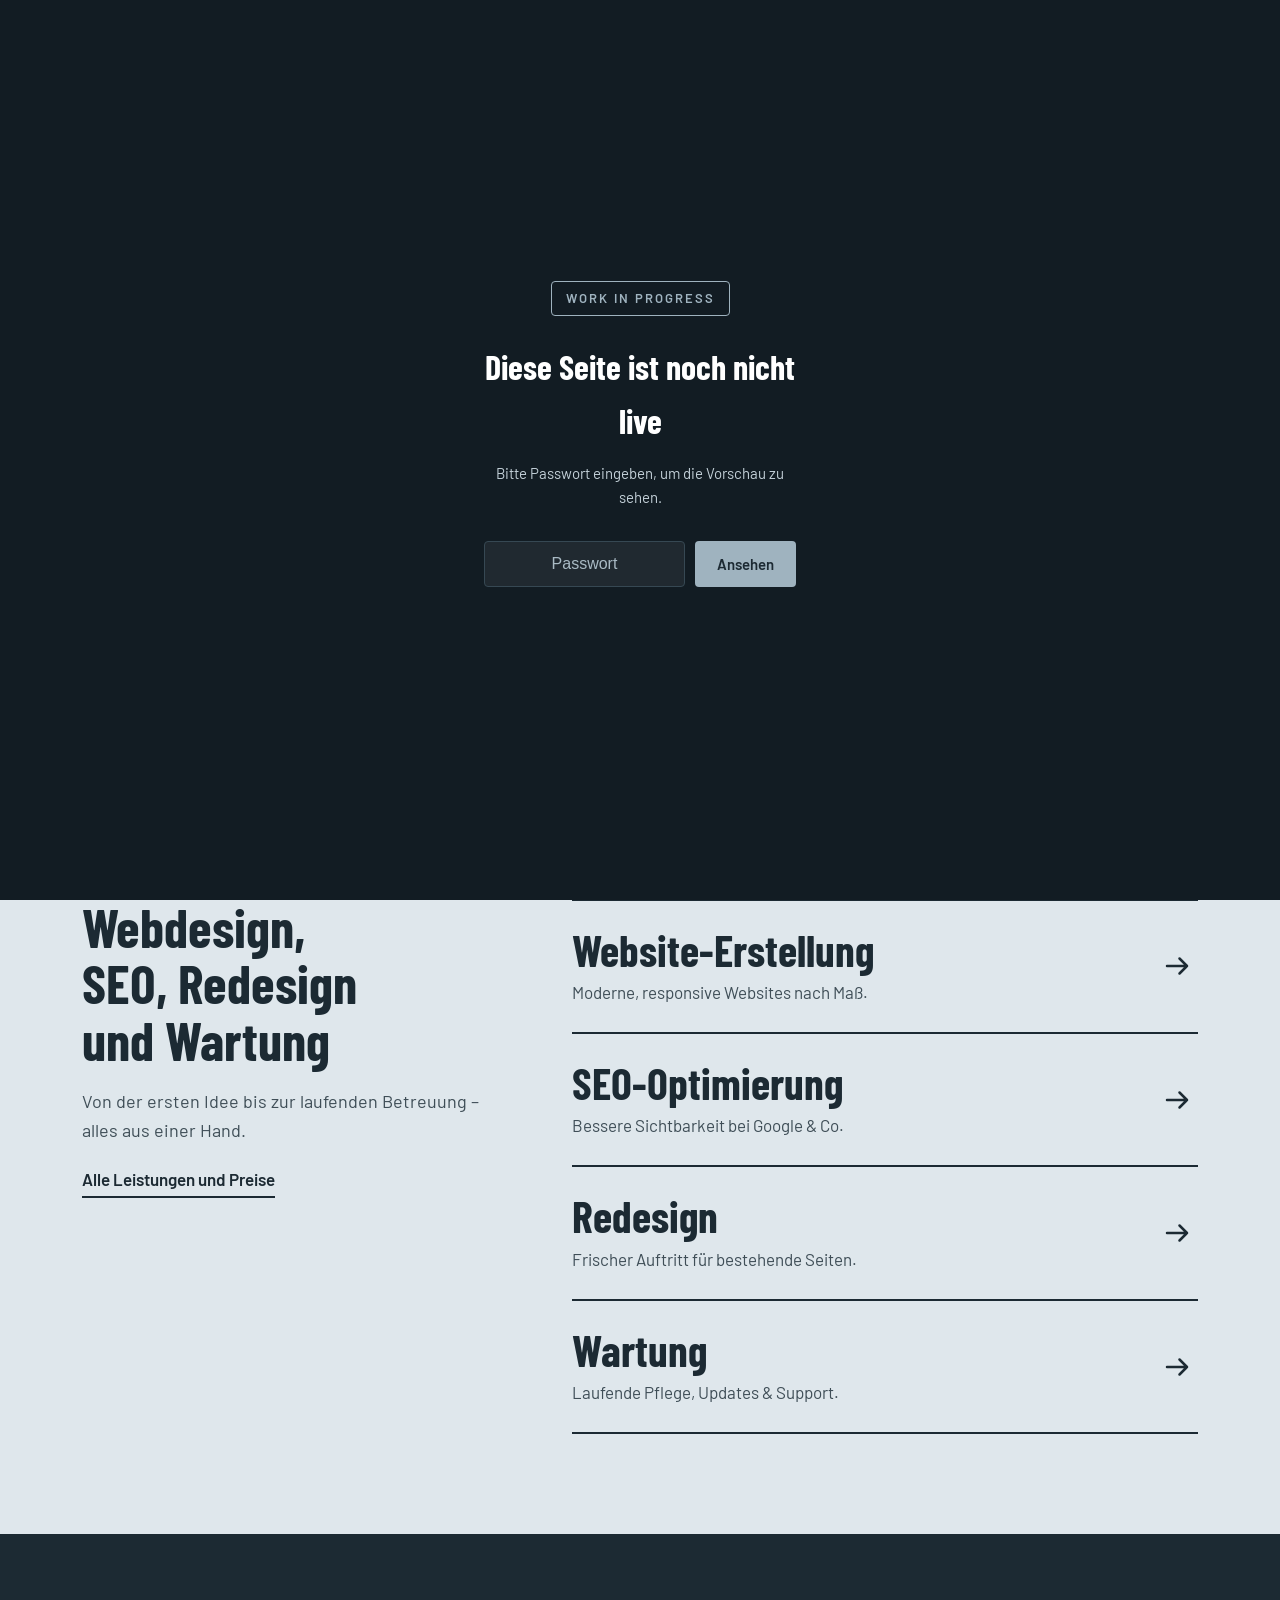
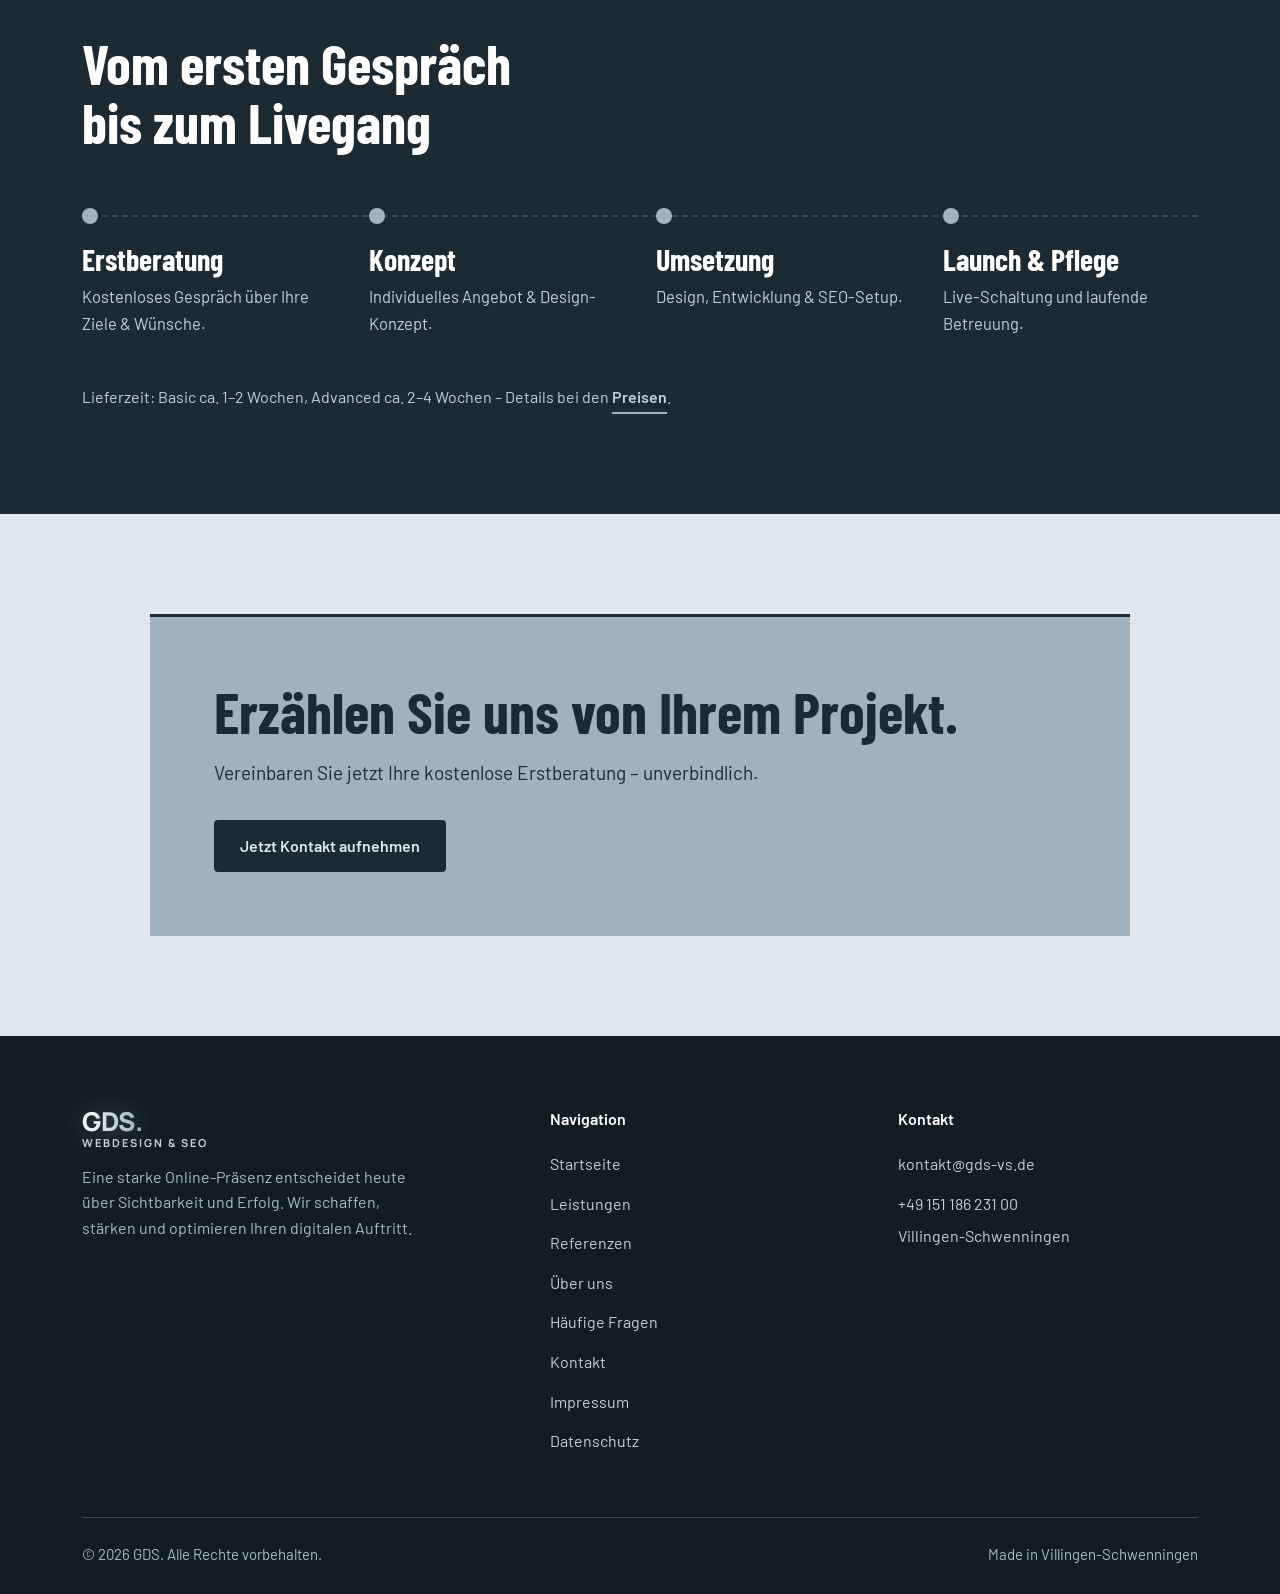
<file: index.html>
<!DOCTYPE html>
<html lang="de">
<head>
<meta charset="UTF-8">
<script>document.documentElement.classList.add("js")</script>
<meta name="viewport" content="width=device-width, initial-scale=1.0">
<meta name="robots" content="noindex, nofollow">
<link rel="icon" type="image/svg+xml" href="favicon.svg?v=3">
<title>GDS – Webdesign &amp; SEO aus Villingen-Schwenningen</title>
<meta name="description" content="GDS erstellt und optimiert professionelle Websites für Unternehmen in Villingen-Schwenningen und der Region – Webdesign, SEO, Redesign &amp; Wartung, persönlich vor Ort.">
<link rel="canonical" href="https://gds-vs.de/">
<meta property="og:type" content="website">
<meta property="og:site_name" content="GDS">
<meta property="og:locale" content="de_DE">
<meta property="og:title" content="GDS – Webdesign &amp; SEO aus Villingen-Schwenningen">
<meta property="og:description" content="GDS erstellt und optimiert professionelle Websites für Unternehmen in Villingen-Schwenningen und der Region – Webdesign, SEO, Redesign &amp; Wartung, persönlich vor Ort.">
<meta property="og:url" content="https://gds-vs.de/">
<meta name="twitter:card" content="summary">
<meta name="twitter:title" content="GDS – Webdesign &amp; SEO aus Villingen-Schwenningen">
<meta name="twitter:description" content="GDS erstellt und optimiert professionelle Websites für Unternehmen in Villingen-Schwenningen und der Region – Webdesign, SEO, Redesign &amp; Wartung, persönlich vor Ort.">
<link rel="stylesheet" href="css/style.css?v=23">
<script type="application/ld+json">
{
  "@context": "https://schema.org",
  "@type": "ProfessionalService",
  "name": "GDS",
  "url": "https://gds-vs.de",
  "email": "kontakt@gds-vs.de",
  "telephone": "+4915118623100",
  "priceRange": "€€",
  "description": "Webdesign, SEO-Optimierung, Redesign und Wartung für Unternehmen in Villingen-Schwenningen und der Region.",
  "address": {
    "@type": "PostalAddress",
    "streetAddress": "Matthias-Grünewald-Weg 15",
    "postalCode": "78054",
    "addressLocality": "Villingen-Schwenningen",
    "addressRegion": "Baden-Württemberg",
    "addressCountry": "DE"
  },
  "areaServed": ["Villingen-Schwenningen", "Schwarzwald-Baar-Kreis", "Donaueschingen", "Rottweil", "Tuttlingen", "Bad Dürrheim", "St. Georgen"]
}
</script>
</head><body>
<a href="#main" class="skip-link">Zum Inhalt springen</a>

<!-- ============ WORK IN PROGRESS GATE ============ -->
<div id="wipGate">
  <div class="wip-inner">
    <div class="wip-badge">Work in Progress</div>
    <div class="wip-title">Diese Seite ist noch nicht live</div>
    <p class="wip-sub">Bitte Passwort eingeben, um die Vorschau zu sehen.</p>
    <form id="wipForm" class="wip-form">
      <input type="password" id="wipPassword" aria-label="Passwort" placeholder="Passwort" autocomplete="off" required>
      <button type="submit">Ansehen</button>
    </form>
    <div class="wip-error" id="wipError"></div>
  </div>
</div>

<!-- ============ HEADER ============ -->
<header class="site-header">
  <div class="container nav-wrap">
    <a href="index.html" class="logo" aria-label="Zur Startseite">
      <span class="logo-mark"><span class="logo-script">GDS</span><span class="logo-dot">.</span></span>
      <span class="logo-sub">Webdesign &amp; SEO</span>
    </a>
    <nav class="main-nav" id="mainNav">
      <ul>
        <li><a href="index.html" class="active">Startseite</a></li>
        <li><a href="leistungen.html">Leistungen</a></li>
        <li><a href="referenzen.html">Referenzen</a></li>
        <li><a href="ueber-uns.html">Über uns</a></li>
        <li><a href="faq.html">Häufige Fragen</a></li>
        <li><a href="kontakt.html">Kontakt</a></li>
      </ul>
    </nav>
    <div class="header-right">
      <a href="kontakt.html" class="btn-cta">Erstberatung</a>
      <button class="burger" id="burger" aria-label="Menü öffnen" aria-controls="mainNav" aria-expanded="false"><span></span><span></span><span></span></button>
    </div>
  </div>
</header>
<main id="main" tabindex="-1">

<!-- ============ HERO ============ -->
<section class="hero">
  <div class="container hero-grid">
    <div class="hero-inner">
      <h1>
        <span class="sr-only">Websites, die gefunden werden, überzeugen und Wachstum bringen.</span>
        <span aria-hidden="true">Websites, die
          <span class="hero-phrase">
            <span class="hero-phrase-item is-active">gefunden werden.</span>
            <span class="hero-phrase-item">überzeugen.</span>
            <span class="hero-phrase-item">Wachstum bringen.</span>
          </span>
        </span>
      </h1>
      <p class="lead">
        GDS ist Ihr lokales Unternehmen aus Villingen-Schwenningen für professionelle Websites – persönlich vor Ort, statt anonymer Groß-Agentur. Klar im Design, stark im Ranking.
      </p>
      <div class="hero-actions">
        <a href="kontakt.html" class="btn-cta">Kostenlose Erstberatung sichern</a>
        <a href="leistungen.html" class="btn-outline">Leistungen ansehen</a>
      </div>
      <p class="hero-contact">
        Mikail Gürkan antwortet persönlich – meist innerhalb eines Werktags.<br>
        <a href="tel:+4915118623100">+49 151 186 231 00</a> · <a href="mailto:kontakt@gds-vs.de">kontakt@gds-vs.de</a>
      </p>
    </div>
    <div class="hero-post" role="list" aria-label="Das erwartet Sie bei GDS">
      <div class="post-arm post-arm--r" role="listitem"><b>Persönlich</b><span>Fester Ansprechpartner</span></div>
      <div class="post-arm post-arm--l" role="listitem"><b>Vor Ort</b><span>in Villingen-Schwenningen und Region</span></div>
      <div class="post-arm post-arm--r" role="listitem"><b>Kostenlos</b><span>Erstberatung</span></div>
      <div class="post-arm post-arm--l" role="listitem"><b>1 Werktag</b><span>bis zur Antwort</span></div>
    </div>
  </div>
</section>


<!-- ============ SERVICE AREA STRIP ============ -->
<section class="area-strip">
  <div class="container">
    <span class="area-label">
      <svg viewBox="0 0 24 24" fill="none" stroke-width="1.8" stroke-linecap="round" stroke-linejoin="round"><path d="M21 10c0 7-9 13-9 13s-9-6-9-13a9 9 0 0 1 18 0z"></path><circle cx="12" cy="10" r="3"></circle></svg>
      Regional vor Ort in:
    </span>
    <span class="area-list">Villingen-Schwenningen · Donaueschingen · Bad Dürrheim · St. Georgen · Rottweil · Tuttlingen</span>
  </div>
</section>

<!-- ============ SERVICES TEASER ============ -->
<section class="section-light">
  <div class="container services-grid">
    <div class="services-intro reveal">
      <h2>Webdesign, SEO, Redesign und Wartung</h2>
      <p>Von der ersten Idee bis zur laufenden Betreuung – alles aus einer Hand.</p>
      <a href="leistungen.html" class="link-arrow">Alle Leistungen und Preise</a>
    </div>
    <ul class="service-list reveal-group">
      <li><a href="leistungen.html"><span class="service-name">Website-Erstellung</span><span class="service-text">Moderne, responsive Websites nach Maß.</span></a></li>
      <li><a href="leistungen.html"><span class="service-name">SEO-Optimierung</span><span class="service-text">Bessere Sichtbarkeit bei Google &amp; Co.</span></a></li>
      <li><a href="leistungen.html"><span class="service-name">Redesign</span><span class="service-text">Frischer Auftritt für bestehende Seiten.</span></a></li>
      <li><a href="leistungen.html"><span class="service-name">Wartung</span><span class="service-text">Laufende Pflege, Updates &amp; Support.</span></a></li>
    </ul>
  </div>
</section>


<!-- ============ PROCESS ============ -->
<section class="section-dark">
  <div class="container">
    <div class="section-head reveal">
      <h2>Vom ersten Gespräch bis zum Livegang</h2>
    </div>
    <ol class="trail reveal-group">
      <li>
        <h3>Erstberatung</h3>
        <p>Kostenloses Gespräch über Ihre Ziele &amp; Wünsche.</p>
      </li>
      <li>
        <h3>Konzept</h3>
        <p>Individuelles Angebot &amp; Design-Konzept.</p>
      </li>
      <li>
        <h3>Umsetzung</h3>
        <p>Design, Entwicklung &amp; SEO-Setup.</p>
      </li>
      <li>
        <h3>Launch &amp; Pflege</h3>
        <p>Live-Schaltung und laufende Betreuung.</p>
      </li>
    </ol>
    <p class="trail-note">Lieferzeit: Basic ca. 1–2 Wochen, Advanced ca. 2–4 Wochen – Details bei den <a href="leistungen.html" class="link-arrow" style="margin:0;">Preisen</a>.</p>
  </div>
</section>


<!-- ============ CTA BANNER ============ -->
<section class="section-light">
  <div class="container">
    <div class="cta-banner reveal">
      <h2>Erzählen Sie uns von Ihrem Projekt.</h2>
      <p>Vereinbaren Sie jetzt Ihre kostenlose Erstberatung – unverbindlich.</p>
      <a href="kontakt.html" class="btn-cta">Jetzt Kontakt aufnehmen</a>
    </div>
  </div>
</section>

<!-- ============ FOOTER ============ -->
</main>

<footer>
  <div class="container">
    <div class="footer-grid">
      <div class="footer-brand">
        <a href="index.html" class="logo" aria-label="Zur Startseite"><span class="logo-mark"><span class="logo-script">GDS</span><span class="logo-dot">.</span></span><span class="logo-sub">Webdesign &amp; SEO</span></a>
        <p>Eine starke Online-Präsenz entscheidet heute über Sichtbarkeit und Erfolg. Wir schaffen, stärken und optimieren Ihren digitalen Auftritt.</p>
      </div>
      <div class="footer-col">
        <p class="footer-title">Navigation</p>
        <ul>
          <li><a href="index.html">Startseite</a></li>
          <li><a href="leistungen.html">Leistungen</a></li>
        <li><a href="referenzen.html">Referenzen</a></li>
          <li><a href="ueber-uns.html">Über uns</a></li>
          <li><a href="faq.html">Häufige Fragen</a></li>
          <li><a href="kontakt.html">Kontakt</a></li>
          <li><a href="impressum.html">Impressum</a></li>
          <li><a href="datenschutz.html">Datenschutz</a></li>
        </ul>
      </div>
      <div class="footer-col">
        <p class="footer-title">Kontakt</p>
        <ul>
          <li><a href="mailto:kontakt@gds-vs.de">kontakt@gds-vs.de</a></li>
          <li><a href="tel:+4915118623100">+49 151 186 231 00</a></li>
          <li>Villingen-Schwenningen</li>
        </ul>
      </div>
    </div>
    <div class="footer-bottom">
      <span>© 2026 GDS. Alle Rechte vorbehalten.</span>
      <span>Made in Villingen-Schwenningen</span>
    </div>
  </div>
</footer>

<script src="js/script.js?v=7"></script>
</body>
</html>
</file>
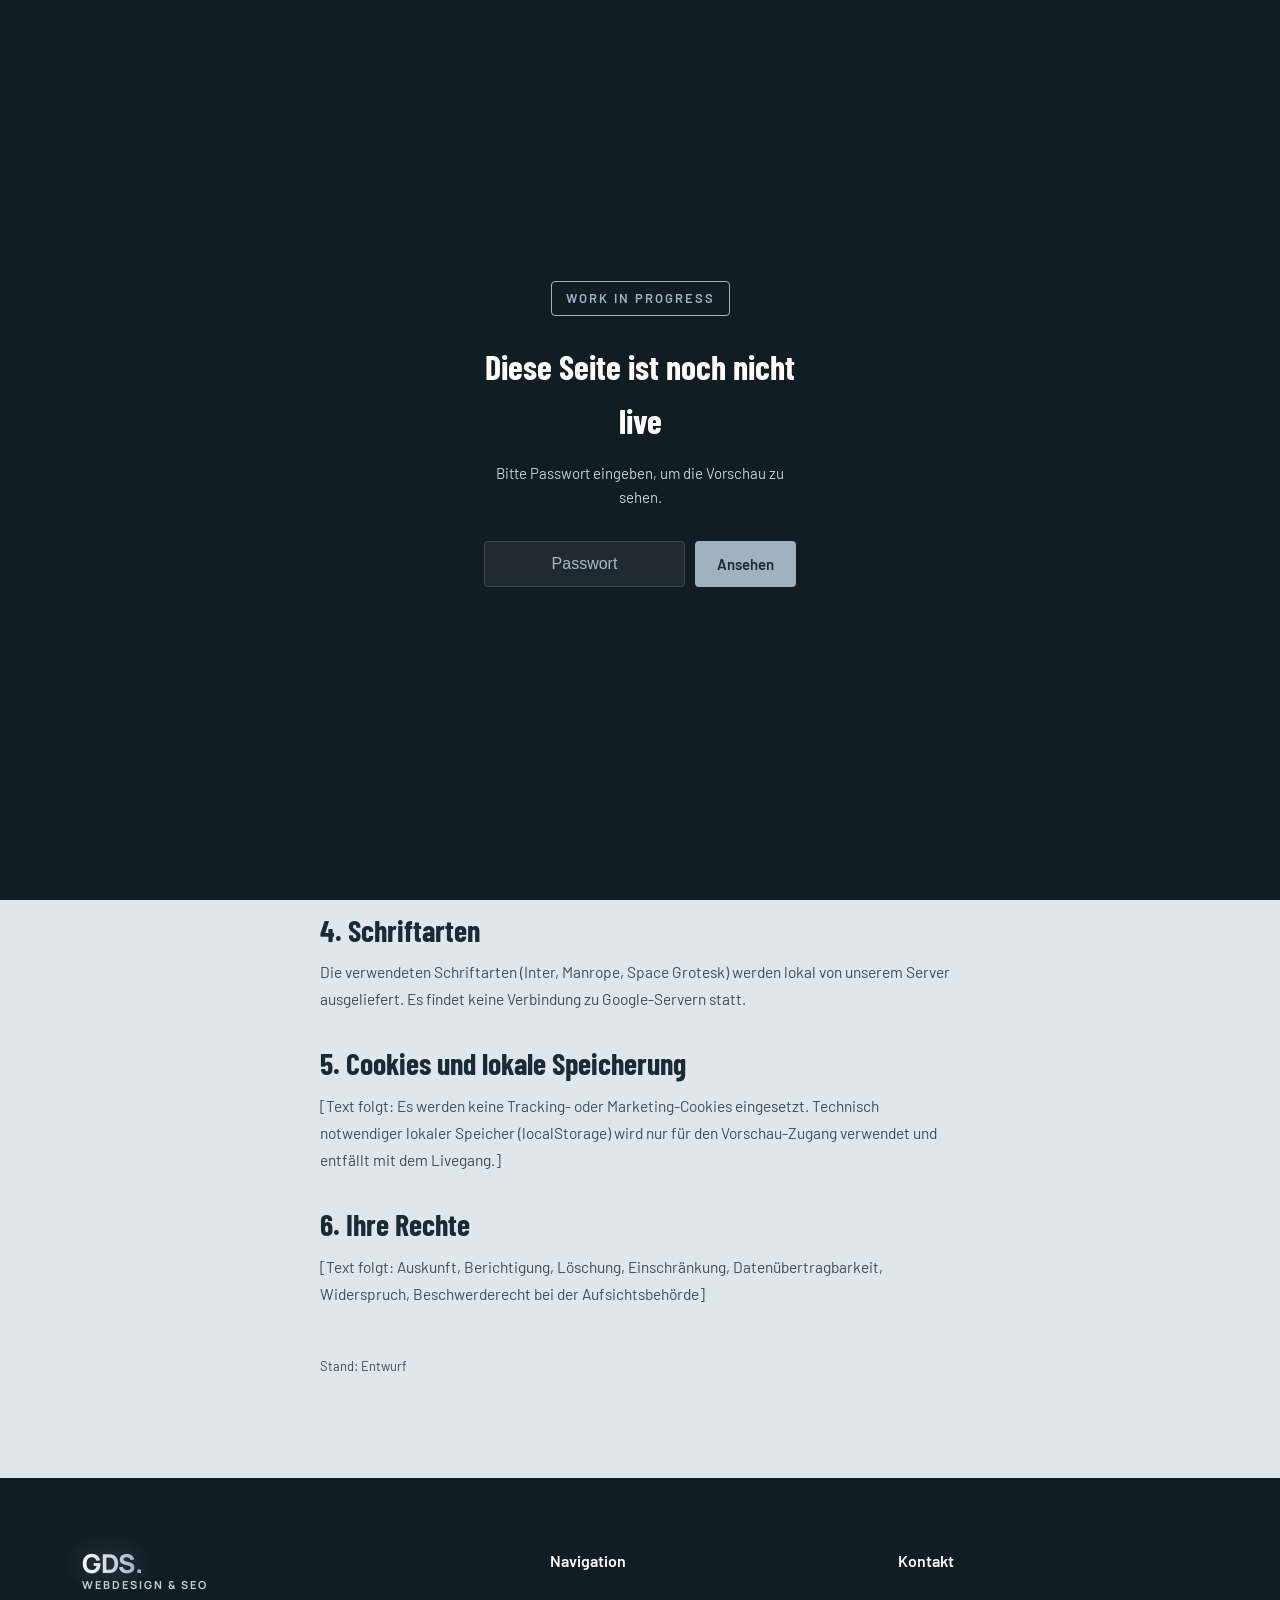
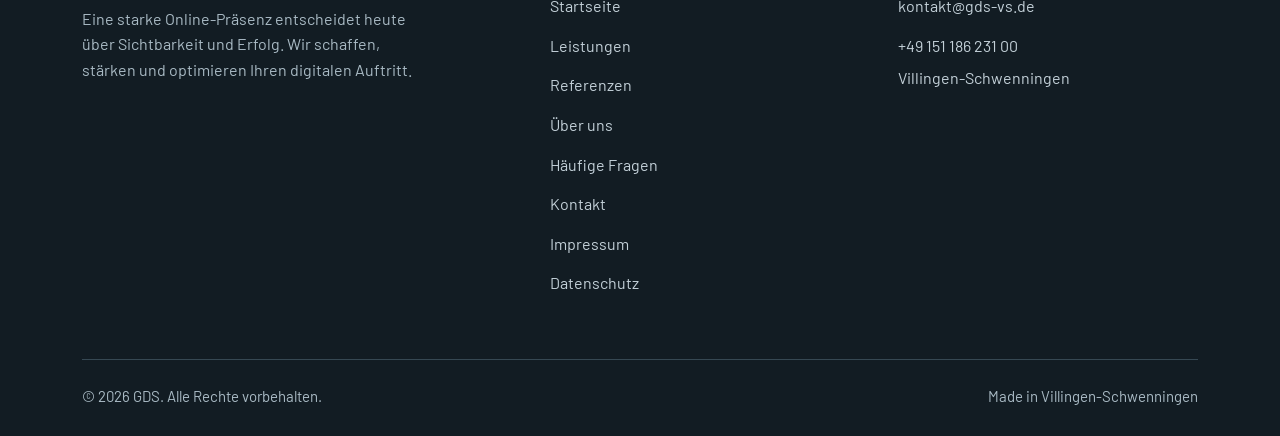
<file: datenschutz.html>
<!DOCTYPE html>
<html lang="de">
<head>
<meta charset="UTF-8">
<script>document.documentElement.classList.add("js")</script>
<meta name="viewport" content="width=device-width, initial-scale=1.0">
<meta name="robots" content="noindex, nofollow">
<link rel="icon" type="image/svg+xml" href="favicon.svg?v=3">
<title>Datenschutzerklärung – GDS Villingen-Schwenningen</title>
<meta name="description" content="Datenschutzerklärung von GDS – Mikail Gürkan, Villingen-Schwenningen.">
<link rel="canonical" href="https://gds-vs.de/datenschutz.html">
<meta property="og:type" content="website">
<meta property="og:site_name" content="GDS">
<meta property="og:locale" content="de_DE">
<meta property="og:title" content="Datenschutzerklärung – GDS Villingen-Schwenningen">
<meta property="og:description" content="Datenschutzerklärung von GDS – Mikail Gürkan, Villingen-Schwenningen.">
<meta property="og:url" content="https://gds-vs.de/datenschutz.html">
<meta name="twitter:card" content="summary">
<meta name="twitter:title" content="Datenschutzerklärung – GDS Villingen-Schwenningen">
<meta name="twitter:description" content="Datenschutzerklärung von GDS – Mikail Gürkan, Villingen-Schwenningen.">
<link rel="stylesheet" href="css/style.css?v=23">
</head><body>
<a href="#main" class="skip-link">Zum Inhalt springen</a>

<!-- ============ WORK IN PROGRESS GATE ============ -->
<div id="wipGate">
  <div class="wip-inner">
    <div class="wip-badge">Work in Progress</div>
    <div class="wip-title">Diese Seite ist noch nicht live</div>
    <p class="wip-sub">Bitte Passwort eingeben, um die Vorschau zu sehen.</p>
    <form id="wipForm" class="wip-form">
      <input type="password" id="wipPassword" aria-label="Passwort" placeholder="Passwort" autocomplete="off" required>
      <button type="submit">Ansehen</button>
    </form>
    <div class="wip-error" id="wipError"></div>
  </div>
</div>

<header class="site-header">
  <div class="container nav-wrap">
    <a href="index.html" class="logo" aria-label="Zur Startseite">
      <span class="logo-mark"><span class="logo-script">GDS</span><span class="logo-dot">.</span></span>
      <span class="logo-sub">Webdesign &amp; SEO</span>
    </a>
    <nav class="main-nav" id="mainNav">
      <ul>
        <li><a href="index.html">Startseite</a></li>
        <li><a href="leistungen.html">Leistungen</a></li>
        <li><a href="referenzen.html">Referenzen</a></li>
        <li><a href="ueber-uns.html">Über uns</a></li>
        <li><a href="faq.html">Häufige Fragen</a></li>
        <li><a href="kontakt.html">Kontakt</a></li>
      </ul>
    </nav>
    <div class="header-right">
      <a href="kontakt.html" class="btn-cta">Erstberatung</a>
      <button class="burger" id="burger" aria-label="Menü öffnen" aria-controls="mainNav" aria-expanded="false"><span></span><span></span><span></span></button>
    </div>
  </div>
</header>
<main id="main" tabindex="-1">

<!-- ============ PAGE HERO ============ -->
<section class="hero hero-page">
  <div class="container hero-inner">
    <h1>Datenschutzerklärung</h1>
  </div>
</section>

<!-- ============ LEGAL CONTENT ============ -->
<section class="section-light">
  <div class="container">
    <div style="max-width:640px; margin:0 auto; color:var(--gray-700); font-size:15.5px; line-height:1.75;">

      <p style="background:#fff7e0; border:1px solid #f0d58a; color:#6b5200; padding:14px 18px; border-radius:var(--radius-sm); font-size:14px; margin-bottom:12px;">
        <strong>Entwurf:</strong> Die Texte dieser Seite müssen vor Veröffentlichung durch einen Datenschutz-Generator oder eine rechtliche Prüfung erstellt und freigegeben werden. Die Überschriften zeigen die tatsächlich auf dieser Website stattfindenden Datenverarbeitungen.
      </p>

      <h2 style="font-size:30px; font-weight:700; color:var(--slate); margin:36px 0 12px;">1. Verantwortlicher</h2>
      <p>
        Mikail Gürkan, Matthias-Grünewald-Weg 15, 78054 Villingen-Schwenningen<br>
        E-Mail: <a href="mailto:kontakt@gds-vs.de">kontakt@gds-vs.de</a> · Telefon: <a href="tel:+4915118623100">+49 151 186 231 00</a>
      </p>

      <h2 style="font-size:30px; font-weight:700; color:var(--slate); margin:36px 0 12px;">2. Hosting (Netlify) und Server-Logfiles</h2>
      <p>[Text folgt: Anbieter, Rechtsgrundlage, Speicherdauer der Logfiles, ggf. Drittlandübermittlung]</p>

      <h2 style="font-size:30px; font-weight:700; color:var(--slate); margin:36px 0 12px;">3. Kontaktformular und E-Mail-Kommunikation (Formspree)</h2>
      <p>[Text folgt: erhobene Daten (Name, E-Mail, Telefon, Nachricht, Wunschtermin), Zweck, Rechtsgrundlage, Auftragsverarbeiter Formspree, Drittlandübermittlung, Speicherdauer]</p>

      <h2 style="font-size:30px; font-weight:700; color:var(--slate); margin:36px 0 12px;">4. Schriftarten</h2>
      <p>Die verwendeten Schriftarten (Inter, Manrope, Space Grotesk) werden lokal von unserem Server ausgeliefert. Es findet keine Verbindung zu Google-Servern statt.</p>

      <h2 style="font-size:30px; font-weight:700; color:var(--slate); margin:36px 0 12px;">5. Cookies und lokale Speicherung</h2>
      <p>[Text folgt: Es werden keine Tracking- oder Marketing-Cookies eingesetzt. Technisch notwendiger lokaler Speicher (localStorage) wird nur für den Vorschau-Zugang verwendet und entfällt mit dem Livegang.]</p>

      <h2 style="font-size:30px; font-weight:700; color:var(--slate); margin:36px 0 12px;">6. Ihre Rechte</h2>
      <p>[Text folgt: Auskunft, Berichtigung, Löschung, Einschränkung, Datenübertragbarkeit, Widerspruch, Beschwerderecht bei der Aufsichtsbehörde]</p>

      <p style="margin-top:48px; font-size:13px; color:var(--gray-700);">Stand: Entwurf</p>
    </div>
  </div>
</section>

</main>

<footer>
  <div class="container">
    <div class="footer-grid">
      <div class="footer-brand">
        <a href="index.html" class="logo" aria-label="Zur Startseite"><span class="logo-mark"><span class="logo-script">GDS</span><span class="logo-dot">.</span></span><span class="logo-sub">Webdesign &amp; SEO</span></a>
        <p>Eine starke Online-Präsenz entscheidet heute über Sichtbarkeit und Erfolg. Wir schaffen, stärken und optimieren Ihren digitalen Auftritt.</p>
      </div>
      <div class="footer-col">
        <p class="footer-title">Navigation</p>
        <ul>
          <li><a href="index.html">Startseite</a></li>
          <li><a href="leistungen.html">Leistungen</a></li>
        <li><a href="referenzen.html">Referenzen</a></li>
          <li><a href="ueber-uns.html">Über uns</a></li>
          <li><a href="faq.html">Häufige Fragen</a></li>
          <li><a href="kontakt.html">Kontakt</a></li>
          <li><a href="impressum.html">Impressum</a></li>
          <li><a href="datenschutz.html">Datenschutz</a></li>
        </ul>
      </div>
      <div class="footer-col">
        <p class="footer-title">Kontakt</p>
        <ul>
          <li><a href="mailto:kontakt@gds-vs.de">kontakt@gds-vs.de</a></li>
          <li><a href="tel:+4915118623100">+49 151 186 231 00</a></li>
          <li>Villingen-Schwenningen</li>
        </ul>
      </div>
    </div>
    <div class="footer-bottom">
      <span>© 2026 GDS. Alle Rechte vorbehalten.</span>
      <span>Made in Villingen-Schwenningen</span>
    </div>
  </div>
</footer>

<script src="js/script.js?v=7"></script>
</body>
</html>
</file>
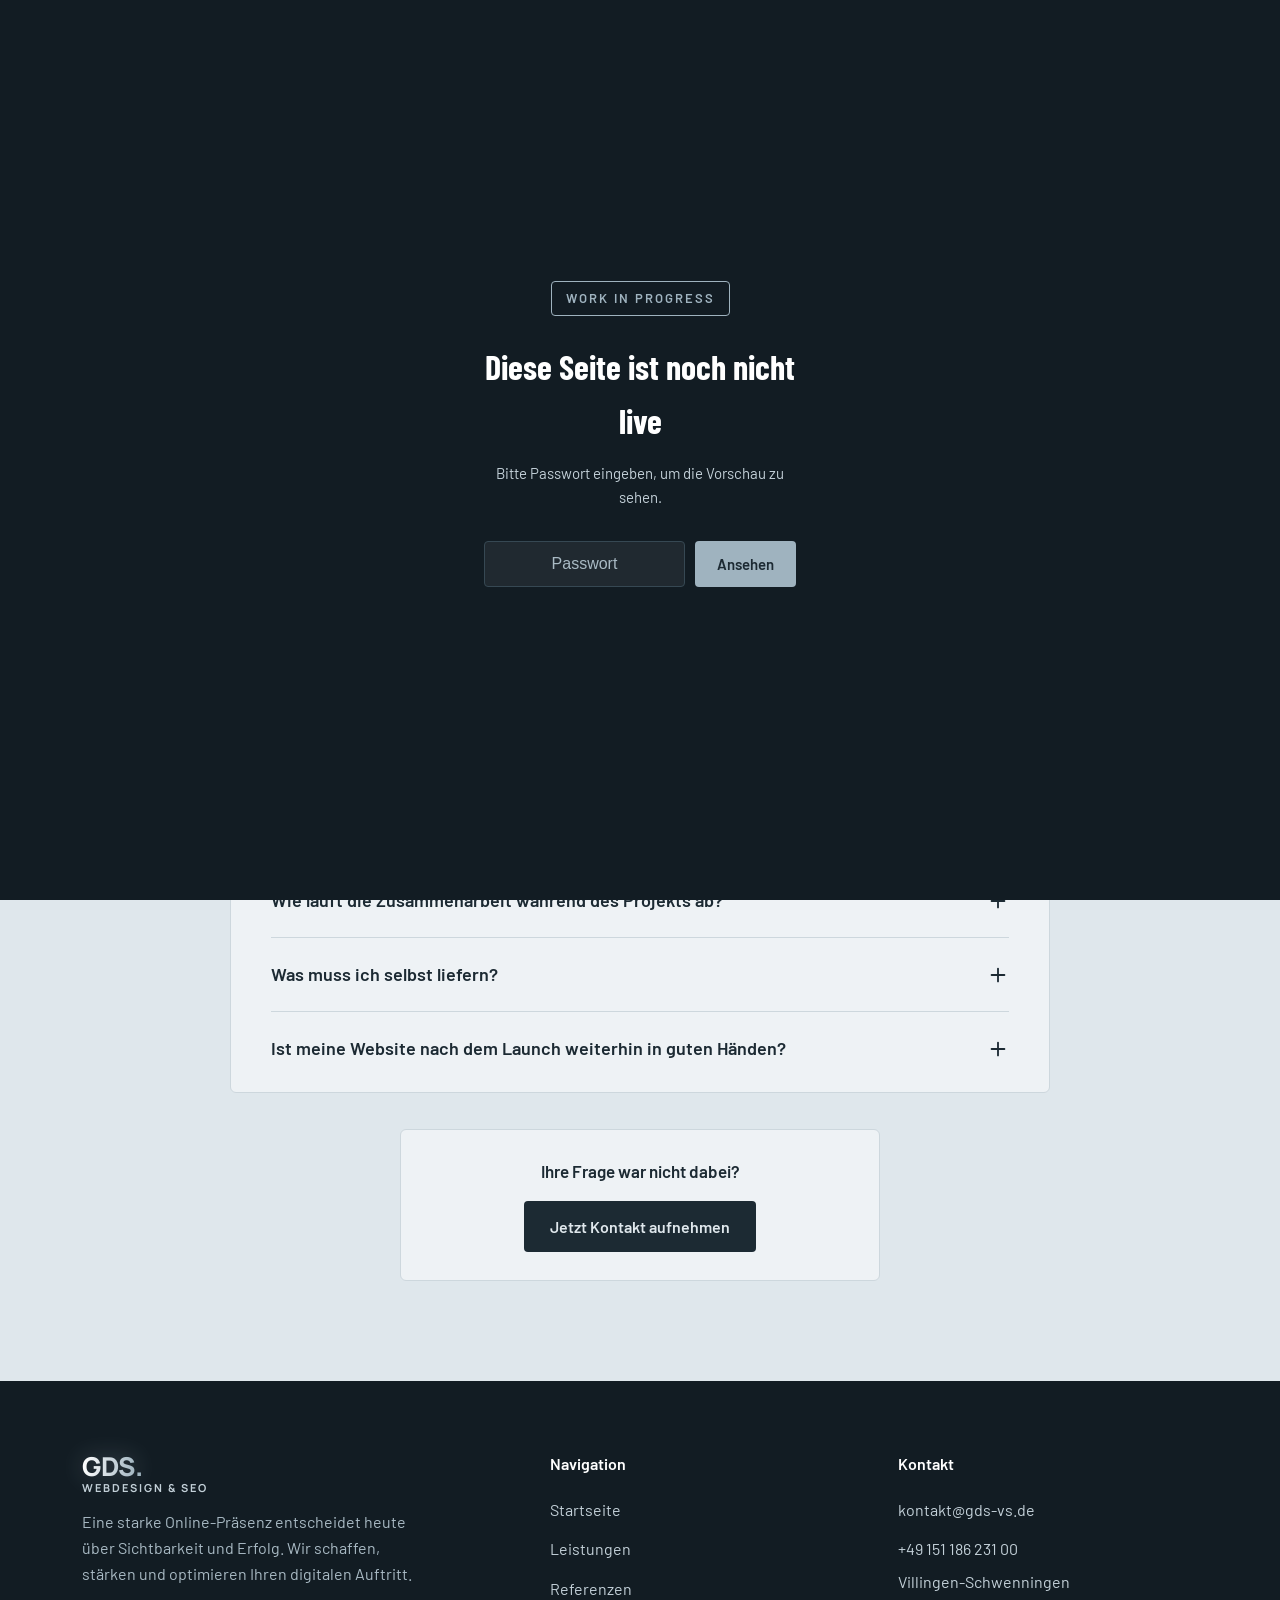
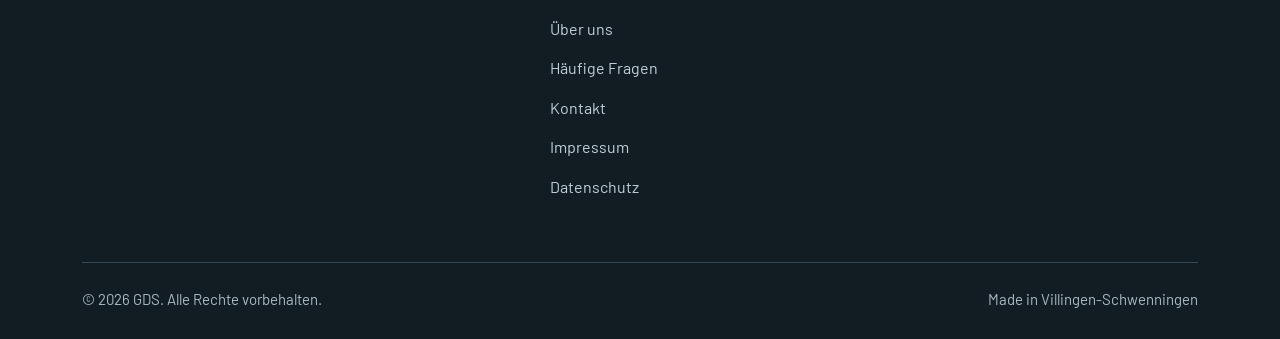
<file: faq.html>
<!DOCTYPE html>
<html lang="de">
<head>
<meta charset="UTF-8">
<script>document.documentElement.classList.add("js")</script>
<meta name="viewport" content="width=device-width, initial-scale=1.0">
<meta name="robots" content="noindex, nofollow">
<link rel="icon" type="image/svg+xml" href="favicon.svg?v=3">
<title>Häufige Fragen – GDS Villingen-Schwenningen</title>
<meta name="description" content="Antworten auf die häufigsten Fragen zu Ablauf, Kosten, Dauer und Zusammenarbeit mit GDS in Villingen-Schwenningen.">
<link rel="canonical" href="https://gds-vs.de/faq.html">
<meta property="og:type" content="website">
<meta property="og:site_name" content="GDS">
<meta property="og:locale" content="de_DE">
<meta property="og:title" content="Häufige Fragen – GDS Villingen-Schwenningen">
<meta property="og:description" content="Antworten auf die häufigsten Fragen zu Ablauf, Kosten, Dauer und Zusammenarbeit mit GDS in Villingen-Schwenningen.">
<meta property="og:url" content="https://gds-vs.de/faq.html">
<meta name="twitter:card" content="summary">
<meta name="twitter:title" content="Häufige Fragen – GDS Villingen-Schwenningen">
<meta name="twitter:description" content="Antworten auf die häufigsten Fragen zu Ablauf, Kosten, Dauer und Zusammenarbeit mit GDS in Villingen-Schwenningen.">
<link rel="stylesheet" href="css/style.css?v=23">
<script type="application/ld+json">
{
  "@context": "https://schema.org",
  "@type": "ProfessionalService",
  "name": "GDS",
  "url": "https://gds-vs.de",
  "email": "kontakt@gds-vs.de",
  "telephone": "+4915118623100",
  "priceRange": "€€",
  "description": "Webdesign, SEO-Optimierung, Redesign und Wartung für Unternehmen in Villingen-Schwenningen und der Region.",
  "address": {
    "@type": "PostalAddress",
    "streetAddress": "Matthias-Grünewald-Weg 15",
    "postalCode": "78054",
    "addressLocality": "Villingen-Schwenningen",
    "addressRegion": "Baden-Württemberg",
    "addressCountry": "DE"
  },
  "areaServed": ["Villingen-Schwenningen", "Schwarzwald-Baar-Kreis", "Donaueschingen", "Rottweil", "Tuttlingen", "Bad Dürrheim", "St. Georgen"]
}
</script>
<script type="application/ld+json">
{
  "@context": "https://schema.org",
  "@type": "FAQPage",
  "mainEntity": [
    {
      "@type": "Question",
      "name": "Warum braucht mein Unternehmen überhaupt eine eigene Website?",
      "acceptedAnswer": { "@type": "Answer", "text": "Jeden Tag suchen Menschen online nach genau dem, was Sie anbieten – finden sie Sie nicht, landen sie bei der Konkurrenz. Ohne Website oder mit einer veralteten Seite verlieren Sie so nicht nur Sichtbarkeit, sondern bares Geld: Aufträge und Kunden, die nie bei Ihnen ankommen, weil sie längst woanders gebucht haben. Genau das ändern wir – mit einer Website, die Sie sichtbar macht und aus Besuchern Kunden werden lässt." }
    },
    {
      "@type": "Question",
      "name": "Was bedeutet SEO eigentlich, und brauche ich das?",
      "acceptedAnswer": { "@type": "Answer", "text": "SEO (Suchmaschinenoptimierung) sorgt dafür, dass Ihre Website bei Google gefunden wird, wenn jemand nach Ihren Leistungen sucht – ohne SEO bleibt selbst die schönste Website oft unsichtbar, während sichtbare Konkurrenten Ihre Kunden gewinnen. Da sich Suchmaschinen und Wettbewerb ständig verändern, ist SEO keine einmalige Sache, sondern eine laufende Dienstleistung, die Ihre Sichtbarkeit dauerhaft sichert." }
    },
    {
      "@type": "Question",
      "name": "Warum sollte ich GDS statt einer großen Agentur beauftragen?",
      "acceptedAnswer": { "@type": "Answer", "text": "Bei uns kommunizieren Sie direkt und persönlich mit uns, statt mit wechselnden Ansprechpartnern oder anonymen Support-Tickets. Als lokales Unternehmen aus Villingen-Schwenningen sind persönliche Termine vor Ort für uns selbstverständlich." }
    },
    {
      "@type": "Question",
      "name": "Warum keine Baukasten-Website oder ein Anbieter von außerhalb der Region?",
      "acceptedAnswer": { "@type": "Answer", "text": "Baukasten-Websites sind schnell erstellt, aber oft austauschbar, technisch träge und schwer bei Google zu finden. Anbieter von außerhalb der Region kennen zudem weder Ihre lokale Konkurrenz noch das Suchverhalten Ihrer Kunden vor Ort. Wir bauen Ihre Website individuell und technisch sauber auf – mit dem Wissen, wie Kunden in Villingen-Schwenningen und der Region tatsächlich suchen." }
    },
    {
      "@type": "Question",
      "name": "Wie läuft die Zusammenarbeit während des Projekts ab?",
      "acceptedAnswer": { "@type": "Answer", "text": "Alles beginnt mit einem entspannten, unverbindlichen Gespräch, in dem wir Ihre Wünsche und Ideen kennenlernen. Daraus entsteht gemeinsam ein Konzept, das wir mit Ihnen abstimmen – Sie begleiten den Fortschritt jederzeit und dürfen gerne mitgestalten, bis sich alles genau richtig anfühlt." }
    },
    {
      "@type": "Question",
      "name": "Was muss ich selbst liefern?",
      "acceptedAnswer": { "@type": "Answer", "text": "Am liebsten arbeiten wir mit dem, was Sie bereits haben – Texte, Bilder oder ein Logo, falls vorhanden. Fehlt etwas, besprechen wir gemeinsam, wie wir die fehlenden Inhalte für Sie ergänzen können." }
    },
    {
      "@type": "Question",
      "name": "Ist meine Website nach dem Launch weiterhin in guten Händen?",
      "acceptedAnswer": { "@type": "Answer", "text": "Ja, auf jeden Fall. Auch nach dem Launch lassen wir Sie nicht allein – egal ob kleine Anpassung oder größere Weiterentwicklung, melden Sie sich einfach bei uns." }
    }
  ]
}
</script>
</head><body>
<a href="#main" class="skip-link">Zum Inhalt springen</a>

<!-- ============ WORK IN PROGRESS GATE ============ -->
<div id="wipGate">
  <div class="wip-inner">
    <div class="wip-badge">Work in Progress</div>
    <div class="wip-title">Diese Seite ist noch nicht live</div>
    <p class="wip-sub">Bitte Passwort eingeben, um die Vorschau zu sehen.</p>
    <form id="wipForm" class="wip-form">
      <input type="password" id="wipPassword" aria-label="Passwort" placeholder="Passwort" autocomplete="off" required>
      <button type="submit">Ansehen</button>
    </form>
    <div class="wip-error" id="wipError"></div>
  </div>
</div>

<header class="site-header">
  <div class="container nav-wrap">
    <a href="index.html" class="logo" aria-label="Zur Startseite">
      <span class="logo-mark"><span class="logo-script">GDS</span><span class="logo-dot">.</span></span>
      <span class="logo-sub">Webdesign &amp; SEO</span>
    </a>
    <nav class="main-nav" id="mainNav">
      <ul>
        <li><a href="index.html">Startseite</a></li>
        <li><a href="leistungen.html">Leistungen</a></li>
        <li><a href="referenzen.html">Referenzen</a></li>
        <li><a href="ueber-uns.html">Über uns</a></li>
        <li><a href="faq.html" class="active">Häufige Fragen</a></li>
        <li><a href="kontakt.html">Kontakt</a></li>
      </ul>
    </nav>
    <div class="header-right">
      <a href="kontakt.html" class="btn-cta">Erstberatung</a>
      <button class="burger" id="burger" aria-label="Menü öffnen" aria-controls="mainNav" aria-expanded="false"><span></span><span></span><span></span></button>
    </div>
  </div>
</header>
<main id="main" tabindex="-1">

<!-- ============ PAGE HERO ============ -->
<section class="hero hero-page">
  <div class="container hero-inner">
    <h1>
      Häufige Fragen
    </h1>
    <p class="lead">
      Alles, was Kunden uns vor dem Start am häufigsten fragen – kompakt an einem Ort.
    </p>
  </div>
</section>

<!-- ============ FAQ PANEL ============ -->
<section class="section-light faq-section">
  <div class="container">
    <div class="faq-intro reveal">
      <p>War Ihre Frage nicht dabei? Schreiben Sie uns einfach direkt – wir antworten meist innerhalb eines Werktags.</p>
    </div>
    <div class="faq-panel reveal-group">
      <div class="faq-list">
        <div class="faq-item">
          <button type="button" class="faq-q" aria-expanded="false">
            <span class="faq-q-text">Warum braucht mein Unternehmen überhaupt eine eigene Website?</span>
            <svg class="faq-icon" viewBox="0 0 24 24" fill="none" stroke="currentColor" stroke-width="2" stroke-linecap="round" aria-hidden="true"><path d="M12 5v14M5 12h14"/></svg>
          </button>
          <div class="faq-a"><p>
            Jeden Tag suchen Menschen online nach genau dem, was Sie anbieten – finden sie Sie nicht, landen sie bei der Konkurrenz. Ohne Website oder mit einer veralteten Seite verlieren Sie so nicht nur Sichtbarkeit, sondern bares Geld: Aufträge und Kunden, die nie bei Ihnen ankommen, weil sie längst woanders gebucht haben. Genau das ändern wir – mit einer Website, die Sie sichtbar macht und aus Besuchern Kunden werden lässt.
          </p></div>
        </div>
        <div class="faq-item">
          <button type="button" class="faq-q" aria-expanded="false">
            <span class="faq-q-text">Was bedeutet SEO eigentlich, und brauche ich das?</span>
            <svg class="faq-icon" viewBox="0 0 24 24" fill="none" stroke="currentColor" stroke-width="2" stroke-linecap="round" aria-hidden="true"><path d="M12 5v14M5 12h14"/></svg>
          </button>
          <div class="faq-a"><p>
            SEO (Suchmaschinenoptimierung) sorgt dafür, dass Ihre Website bei Google gefunden wird, wenn jemand nach Ihren Leistungen sucht – ohne SEO bleibt selbst die schönste Website oft unsichtbar, während sichtbare Konkurrenten Ihre Kunden gewinnen. Da sich Suchmaschinen und Wettbewerb ständig verändern, ist SEO keine einmalige Sache, sondern eine laufende Dienstleistung, die Ihre Sichtbarkeit dauerhaft sichert.
          </p></div>
        </div>
        <div class="faq-item">
          <button type="button" class="faq-q" aria-expanded="false">
            <span class="faq-q-text">Warum sollte ich GDS statt einer großen Agentur beauftragen?</span>
            <svg class="faq-icon" viewBox="0 0 24 24" fill="none" stroke="currentColor" stroke-width="2" stroke-linecap="round" aria-hidden="true"><path d="M12 5v14M5 12h14"/></svg>
          </button>
          <div class="faq-a"><p>
            Bei uns kommunizieren Sie direkt und persönlich mit uns, statt mit wechselnden Ansprechpartnern oder anonymen Support-Tickets. Als lokales Unternehmen aus Villingen-Schwenningen sind persönliche Termine vor Ort für uns selbstverständlich.
          </p></div>
        </div>
        <div class="faq-item">
          <button type="button" class="faq-q" aria-expanded="false">
            <span class="faq-q-text">Warum keine Baukasten-Website oder ein Anbieter von außerhalb der Region?</span>
            <svg class="faq-icon" viewBox="0 0 24 24" fill="none" stroke="currentColor" stroke-width="2" stroke-linecap="round" aria-hidden="true"><path d="M12 5v14M5 12h14"/></svg>
          </button>
          <div class="faq-a"><p>
            Baukasten-Websites sind schnell erstellt, aber oft austauschbar, technisch träge und schwer bei Google zu finden. Anbieter von außerhalb der Region kennen zudem weder Ihre lokale Konkurrenz noch das Suchverhalten Ihrer Kunden vor Ort. Wir bauen Ihre Website individuell und technisch sauber auf – mit dem Wissen, wie Kunden in Villingen-Schwenningen und der Region tatsächlich suchen.
          </p></div>
        </div>
        <div class="faq-item">
          <button type="button" class="faq-q" aria-expanded="false">
            <span class="faq-q-text">Wie läuft die Zusammenarbeit während des Projekts ab?</span>
            <svg class="faq-icon" viewBox="0 0 24 24" fill="none" stroke="currentColor" stroke-width="2" stroke-linecap="round" aria-hidden="true"><path d="M12 5v14M5 12h14"/></svg>
          </button>
          <div class="faq-a"><p>
            Alles beginnt mit einem entspannten, unverbindlichen Gespräch, in dem wir Ihre Wünsche und Ideen kennenlernen. Daraus entsteht gemeinsam ein Konzept, das wir mit Ihnen abstimmen – Sie begleiten den Fortschritt jederzeit und dürfen gerne mitgestalten, bis sich alles genau richtig anfühlt.
          </p></div>
        </div>
        <div class="faq-item">
          <button type="button" class="faq-q" aria-expanded="false">
            <span class="faq-q-text">Was muss ich selbst liefern?</span>
            <svg class="faq-icon" viewBox="0 0 24 24" fill="none" stroke="currentColor" stroke-width="2" stroke-linecap="round" aria-hidden="true"><path d="M12 5v14M5 12h14"/></svg>
          </button>
          <div class="faq-a"><p>
            Am liebsten arbeiten wir mit dem, was Sie bereits haben – Texte, Bilder oder ein Logo, falls vorhanden. Fehlt etwas, besprechen wir gemeinsam, wie wir die fehlenden Inhalte für Sie ergänzen können.
          </p></div>
        </div>
        <div class="faq-item">
          <button type="button" class="faq-q" aria-expanded="false">
            <span class="faq-q-text">Ist meine Website nach dem Launch weiterhin in guten Händen?</span>
            <svg class="faq-icon" viewBox="0 0 24 24" fill="none" stroke="currentColor" stroke-width="2" stroke-linecap="round" aria-hidden="true"><path d="M12 5v14M5 12h14"/></svg>
          </button>
          <div class="faq-a"><p>
            Ja, auf jeden Fall. Auch nach dem Launch lassen wir Sie nicht allein – egal ob kleine Anpassung oder größere Weiterentwicklung, melden Sie sich einfach bei uns.
          </p></div>
        </div>
      </div>
    </div>
    <div class="faq-outro reveal">
      <p>Ihre Frage war nicht dabei?</p>
      <a href="kontakt.html" class="btn-cta">Jetzt Kontakt aufnehmen</a>
    </div>
  </div>
</section>

</main>

<footer>
  <div class="container">
    <div class="footer-grid">
      <div class="footer-brand">
        <a href="index.html" class="logo" aria-label="Zur Startseite"><span class="logo-mark"><span class="logo-script">GDS</span><span class="logo-dot">.</span></span><span class="logo-sub">Webdesign &amp; SEO</span></a>
        <p>Eine starke Online-Präsenz entscheidet heute über Sichtbarkeit und Erfolg. Wir schaffen, stärken und optimieren Ihren digitalen Auftritt.</p>
      </div>
      <div class="footer-col">
        <p class="footer-title">Navigation</p>
        <ul>
          <li><a href="index.html">Startseite</a></li>
          <li><a href="leistungen.html">Leistungen</a></li>
        <li><a href="referenzen.html">Referenzen</a></li>
          <li><a href="ueber-uns.html">Über uns</a></li>
          <li><a href="faq.html">Häufige Fragen</a></li>
          <li><a href="kontakt.html">Kontakt</a></li>
          <li><a href="impressum.html">Impressum</a></li>
          <li><a href="datenschutz.html">Datenschutz</a></li>
        </ul>
      </div>
      <div class="footer-col">
        <p class="footer-title">Kontakt</p>
        <ul>
          <li><a href="mailto:kontakt@gds-vs.de">kontakt@gds-vs.de</a></li>
          <li><a href="tel:+4915118623100">+49 151 186 231 00</a></li>
          <li>Villingen-Schwenningen</li>
        </ul>
      </div>
    </div>
    <div class="footer-bottom">
      <span>© 2026 GDS. Alle Rechte vorbehalten.</span>
      <span>Made in Villingen-Schwenningen</span>
    </div>
  </div>
</footer>

<script src="js/script.js?v=7"></script>
</body>
</html>
</file>
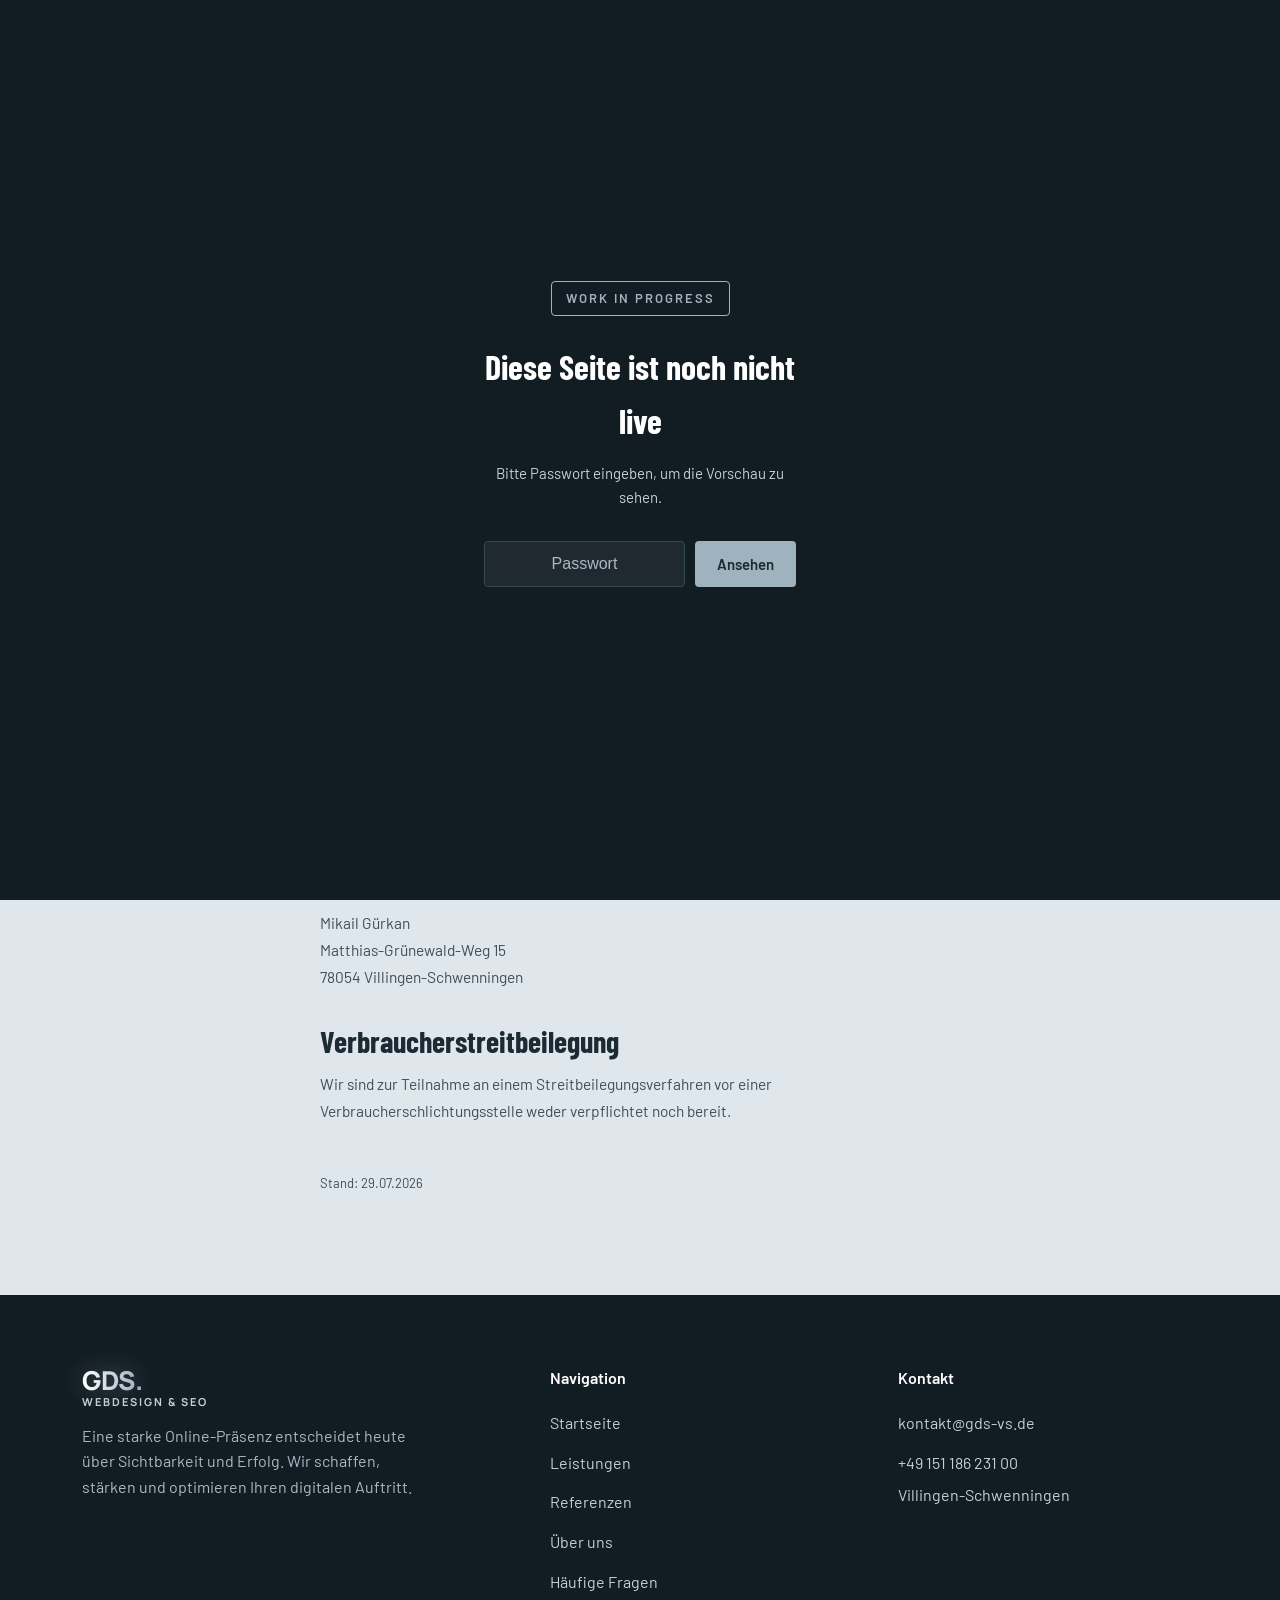
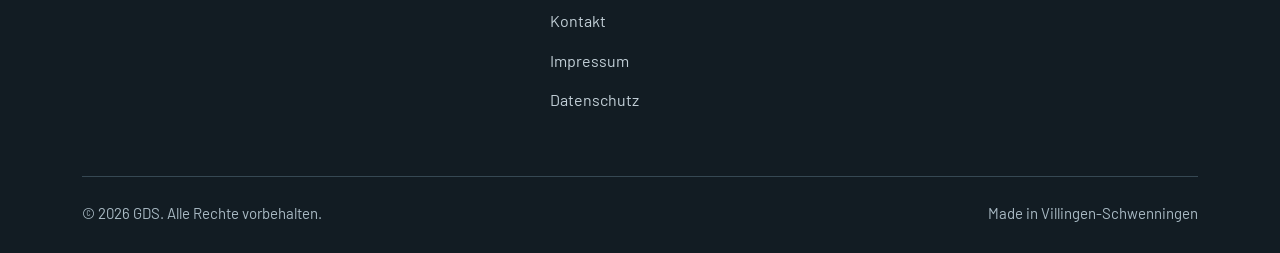
<file: impressum.html>
<!DOCTYPE html>
<html lang="de">
<head>
<meta charset="UTF-8">
<script>document.documentElement.classList.add("js")</script>
<meta name="viewport" content="width=device-width, initial-scale=1.0">
<meta name="robots" content="noindex, nofollow">
<link rel="icon" type="image/svg+xml" href="favicon.svg?v=3">
<title>Impressum – GDS Villingen-Schwenningen</title>
<meta name="description" content="Impressum von GDS – Mikail Gürkan, Villingen-Schwenningen.">
<link rel="canonical" href="https://gds-vs.de/impressum.html">
<meta property="og:type" content="website">
<meta property="og:site_name" content="GDS">
<meta property="og:locale" content="de_DE">
<meta property="og:title" content="Impressum – GDS Villingen-Schwenningen">
<meta property="og:description" content="Impressum von GDS – Mikail Gürkan, Villingen-Schwenningen.">
<meta property="og:url" content="https://gds-vs.de/impressum.html">
<meta name="twitter:card" content="summary">
<meta name="twitter:title" content="Impressum – GDS Villingen-Schwenningen">
<meta name="twitter:description" content="Impressum von GDS – Mikail Gürkan, Villingen-Schwenningen.">
<link rel="stylesheet" href="css/style.css?v=23">
</head><body>
<a href="#main" class="skip-link">Zum Inhalt springen</a>

<!-- ============ WORK IN PROGRESS GATE ============ -->
<div id="wipGate">
  <div class="wip-inner">
    <div class="wip-badge">Work in Progress</div>
    <div class="wip-title">Diese Seite ist noch nicht live</div>
    <p class="wip-sub">Bitte Passwort eingeben, um die Vorschau zu sehen.</p>
    <form id="wipForm" class="wip-form">
      <input type="password" id="wipPassword" aria-label="Passwort" placeholder="Passwort" autocomplete="off" required>
      <button type="submit">Ansehen</button>
    </form>
    <div class="wip-error" id="wipError"></div>
  </div>
</div>

<header class="site-header">
  <div class="container nav-wrap">
    <a href="index.html" class="logo" aria-label="Zur Startseite">
      <span class="logo-mark"><span class="logo-script">GDS</span><span class="logo-dot">.</span></span>
      <span class="logo-sub">Webdesign &amp; SEO</span>
    </a>
    <nav class="main-nav" id="mainNav">
      <ul>
        <li><a href="index.html">Startseite</a></li>
        <li><a href="leistungen.html">Leistungen</a></li>
        <li><a href="referenzen.html">Referenzen</a></li>
        <li><a href="ueber-uns.html">Über uns</a></li>
        <li><a href="faq.html">Häufige Fragen</a></li>
        <li><a href="kontakt.html">Kontakt</a></li>
      </ul>
    </nav>
    <div class="header-right">
      <a href="kontakt.html" class="btn-cta">Erstberatung</a>
      <button class="burger" id="burger" aria-label="Menü öffnen" aria-controls="mainNav" aria-expanded="false"><span></span><span></span><span></span></button>
    </div>
  </div>
</header>
<main id="main" tabindex="-1">

<!-- ============ PAGE HERO ============ -->
<section class="hero hero-page">
  <div class="container hero-inner">
    <h1>Impressum</h1>
  </div>
</section>

<!-- ============ LEGAL CONTENT ============ -->
<section class="section-light">
  <div class="container">
    <div style="max-width:640px; margin:0 auto; color:var(--gray-700); font-size:15.5px; line-height:1.75;">

      <h2 style="font-size:30px; font-weight:700; color:var(--slate); margin:36px 0 12px;">Angaben gemäß § 5 DDG</h2>
      <p>
        Mikail Gürkan<br>
        Matthias-Grünewald-Weg 15<br>
        78054 Villingen-Schwenningen<br>
        Deutschland
      </p>

      <h2 style="font-size:30px; font-weight:700; color:var(--slate); margin:36px 0 12px;">Kontakt</h2>
      <p>
        Telefon: <a href="tel:+4915118623100">+49 151 186 231 00</a><br>
        E-Mail: <a href="mailto:kontakt@gds-vs.de">kontakt@gds-vs.de</a>
      </p>

      <h2 style="font-size:30px; font-weight:700; color:var(--slate); margin:36px 0 12px;">Umsatzsteuer</h2>
      <p>
        Gemäß § 19 Abs. 1 UStG wird keine Umsatzsteuer berechnet (Kleinunternehmerregelung).
      </p>

      <h2 style="font-size:30px; font-weight:700; color:var(--slate); margin:36px 0 12px;">Verantwortlich für den Inhalt nach § 18 Abs. 2 MStV</h2>
      <p>
        Mikail Gürkan<br>
        Matthias-Grünewald-Weg 15<br>
        78054 Villingen-Schwenningen
      </p>

      <h2 style="font-size:30px; font-weight:700; color:var(--slate); margin:36px 0 12px;">Verbraucherstreitbeilegung</h2>
      <p>
        Wir sind zur Teilnahme an einem Streitbeilegungsverfahren vor einer Verbraucherschlichtungsstelle weder verpflichtet noch bereit.
      </p>

      <p style="margin-top:48px; font-size:13px; color:var(--gray-700);">Stand: 29.07.2026</p>
    </div>
  </div>
</section>

</main>

<footer>
  <div class="container">
    <div class="footer-grid">
      <div class="footer-brand">
        <a href="index.html" class="logo" aria-label="Zur Startseite"><span class="logo-mark"><span class="logo-script">GDS</span><span class="logo-dot">.</span></span><span class="logo-sub">Webdesign &amp; SEO</span></a>
        <p>Eine starke Online-Präsenz entscheidet heute über Sichtbarkeit und Erfolg. Wir schaffen, stärken und optimieren Ihren digitalen Auftritt.</p>
      </div>
      <div class="footer-col">
        <p class="footer-title">Navigation</p>
        <ul>
          <li><a href="index.html">Startseite</a></li>
          <li><a href="leistungen.html">Leistungen</a></li>
        <li><a href="referenzen.html">Referenzen</a></li>
          <li><a href="ueber-uns.html">Über uns</a></li>
          <li><a href="faq.html">Häufige Fragen</a></li>
          <li><a href="kontakt.html">Kontakt</a></li>
          <li><a href="impressum.html">Impressum</a></li>
          <li><a href="datenschutz.html">Datenschutz</a></li>
        </ul>
      </div>
      <div class="footer-col">
        <p class="footer-title">Kontakt</p>
        <ul>
          <li><a href="mailto:kontakt@gds-vs.de">kontakt@gds-vs.de</a></li>
          <li><a href="tel:+4915118623100">+49 151 186 231 00</a></li>
          <li>Villingen-Schwenningen</li>
        </ul>
      </div>
    </div>
    <div class="footer-bottom">
      <span>© 2026 GDS. Alle Rechte vorbehalten.</span>
      <span>Made in Villingen-Schwenningen</span>
    </div>
  </div>
</footer>

<script src="js/script.js?v=7"></script>
</body>
</html>
</file>
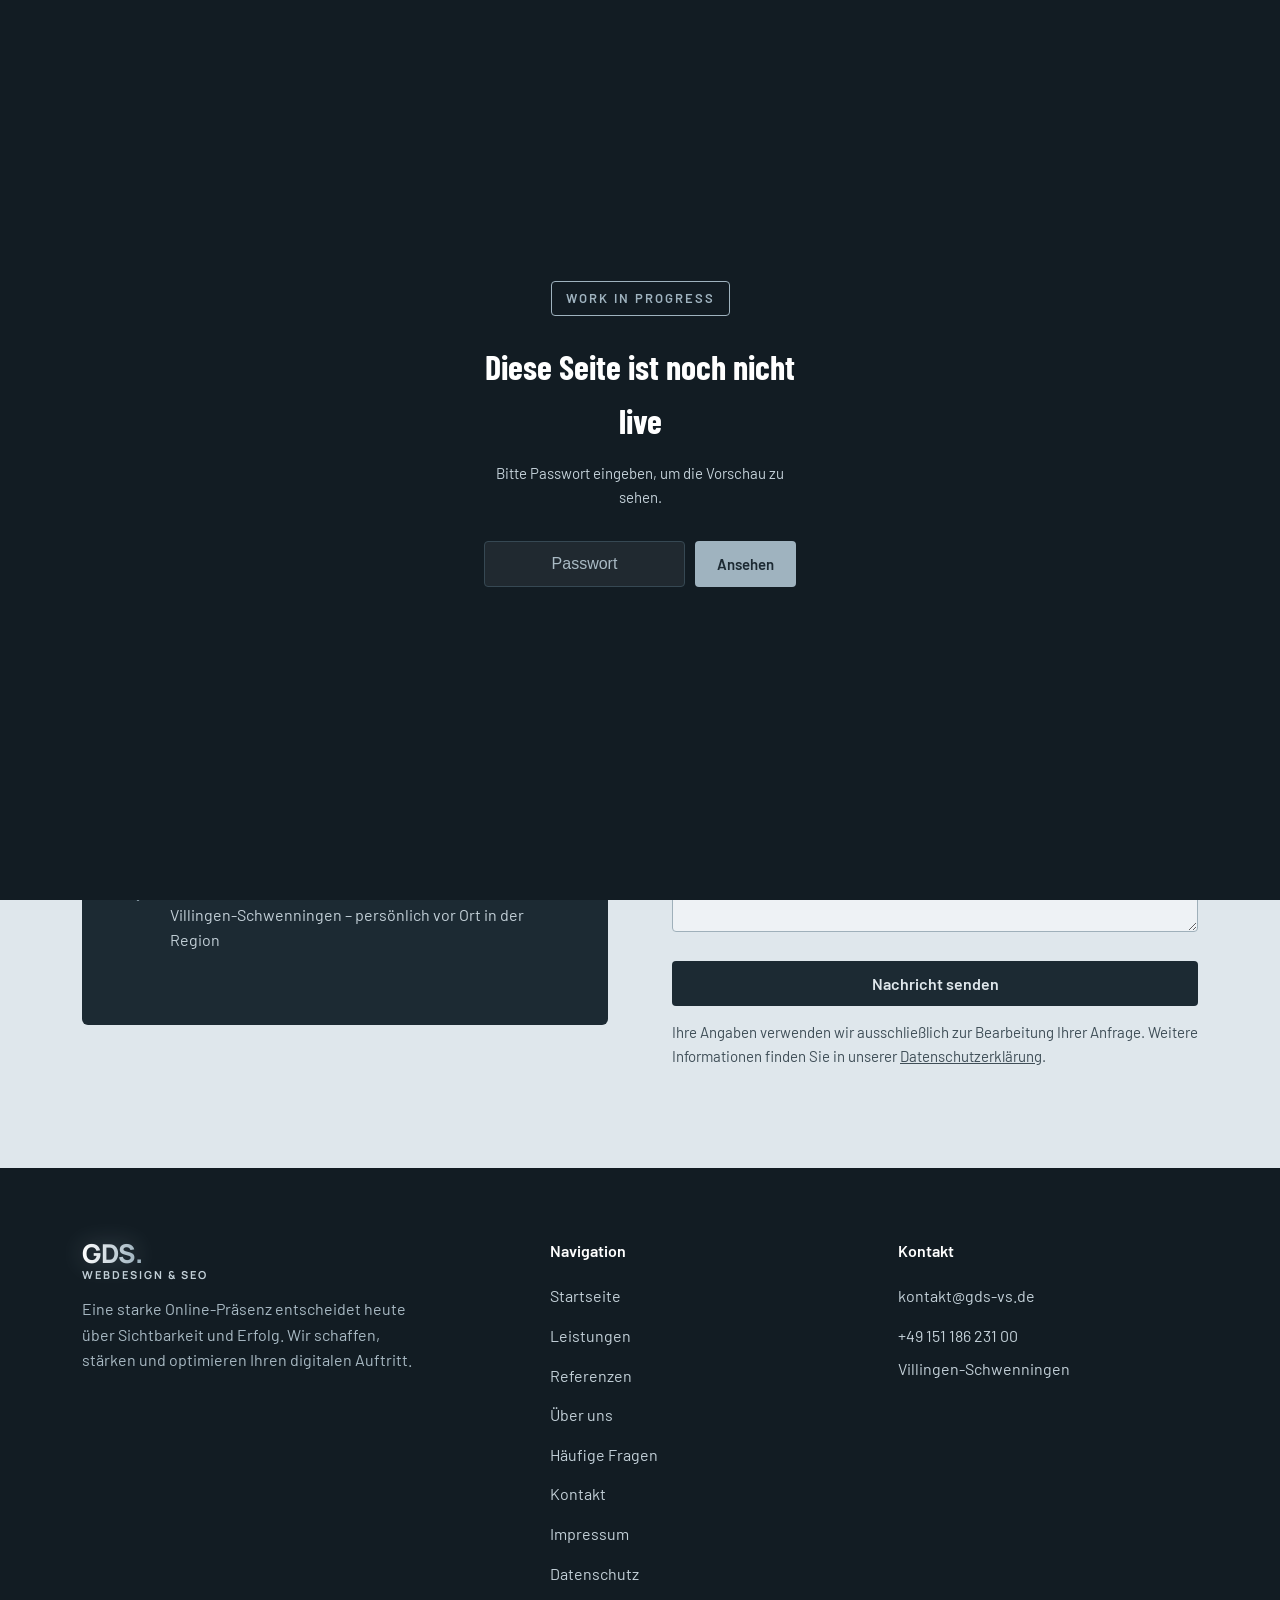
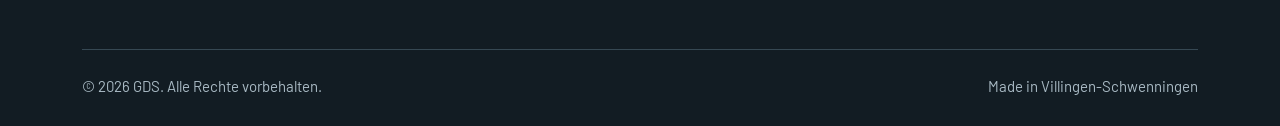
<file: kontakt.html>
<!DOCTYPE html>
<html lang="de">
<head>
<meta charset="UTF-8">
<script>document.documentElement.classList.add("js")</script>
<meta name="viewport" content="width=device-width, initial-scale=1.0">
<meta name="robots" content="noindex, nofollow">
<link rel="icon" type="image/svg+xml" href="favicon.svg?v=3">
<title>Kontakt – GDS Villingen-Schwenningen</title>
<meta name="description" content="Kontaktieren Sie GDS in Villingen-Schwenningen für eine kostenlose Erstberatung zu Ihrer Website, SEO-Optimierung oder Redesign.">
<link rel="canonical" href="https://gds-vs.de/kontakt.html">
<meta property="og:type" content="website">
<meta property="og:site_name" content="GDS">
<meta property="og:locale" content="de_DE">
<meta property="og:title" content="Kontakt – GDS Villingen-Schwenningen">
<meta property="og:description" content="Kontaktieren Sie GDS in Villingen-Schwenningen für eine kostenlose Erstberatung zu Ihrer Website, SEO-Optimierung oder Redesign.">
<meta property="og:url" content="https://gds-vs.de/kontakt.html">
<meta name="twitter:card" content="summary">
<meta name="twitter:title" content="Kontakt – GDS Villingen-Schwenningen">
<meta name="twitter:description" content="Kontaktieren Sie GDS in Villingen-Schwenningen für eine kostenlose Erstberatung zu Ihrer Website, SEO-Optimierung oder Redesign.">
<link rel="stylesheet" href="css/style.css?v=23">
<script type="application/ld+json">
{
  "@context": "https://schema.org",
  "@type": "ProfessionalService",
  "name": "GDS",
  "url": "https://gds-vs.de",
  "email": "kontakt@gds-vs.de",
  "telephone": "+4915118623100",
  "priceRange": "€€",
  "description": "Webdesign, SEO-Optimierung, Redesign und Wartung für Unternehmen in Villingen-Schwenningen und der Region.",
  "address": {
    "@type": "PostalAddress",
    "streetAddress": "Matthias-Grünewald-Weg 15",
    "postalCode": "78054",
    "addressLocality": "Villingen-Schwenningen",
    "addressRegion": "Baden-Württemberg",
    "addressCountry": "DE"
  },
  "areaServed": ["Villingen-Schwenningen", "Schwarzwald-Baar-Kreis", "Donaueschingen", "Rottweil", "Tuttlingen", "Bad Dürrheim", "St. Georgen"]
}
</script>
</head><body>
<a href="#main" class="skip-link">Zum Inhalt springen</a>

<!-- ============ WORK IN PROGRESS GATE ============ -->
<div id="wipGate">
  <div class="wip-inner">
    <div class="wip-badge">Work in Progress</div>
    <div class="wip-title">Diese Seite ist noch nicht live</div>
    <p class="wip-sub">Bitte Passwort eingeben, um die Vorschau zu sehen.</p>
    <form id="wipForm" class="wip-form">
      <input type="password" id="wipPassword" aria-label="Passwort" placeholder="Passwort" autocomplete="off" required>
      <button type="submit">Ansehen</button>
    </form>
    <div class="wip-error" id="wipError"></div>
  </div>
</div>

<header class="site-header">
  <div class="container nav-wrap">
    <a href="index.html" class="logo" aria-label="Zur Startseite">
      <span class="logo-mark"><span class="logo-script">GDS</span><span class="logo-dot">.</span></span>
      <span class="logo-sub">Webdesign &amp; SEO</span>
    </a>
    <nav class="main-nav" id="mainNav">
      <ul>
        <li><a href="index.html">Startseite</a></li>
        <li><a href="leistungen.html">Leistungen</a></li>
        <li><a href="referenzen.html">Referenzen</a></li>
        <li><a href="ueber-uns.html">Über uns</a></li>
        <li><a href="faq.html">Häufige Fragen</a></li>
        <li><a href="kontakt.html" class="active">Kontakt</a></li>
      </ul>
    </nav>
    <div class="header-right">
      <a href="kontakt.html" class="btn-cta">Erstberatung</a>
      <button class="burger" id="burger" aria-label="Menü öffnen" aria-controls="mainNav" aria-expanded="false"><span></span><span></span><span></span></button>
    </div>
  </div>
</header>
<main id="main" tabindex="-1">

<!-- ============ PAGE HERO ============ -->
<section class="hero hero-page">
  <div class="container hero-inner">
    <h1>
      Lassen Sie uns sprechen
    </h1>
    <p class="lead">
      Erzählen Sie uns kurz von Ihrem Projekt – die kostenlose Erstberatung ist unverbindlich.
    </p>
  </div>
</section>

<!-- ============ CONTACT MAIN ============ -->
<section class="section-light">
  <div class="container contact-grid reveal-group">

    <!-- Info card -->
    <div class="contact-info-card">
      <h2 style="font-size:34px; margin-bottom:8px;">
        Kontaktdaten
      </h2>
      <p style="color:var(--gray-300); font-size:14px; margin-bottom:32px;">
        Erreichbar per Mail, Telefon oder über das Formular – meist antworten wir innerhalb eines Werktags.
      </p>

      <div class="contact-item">
        <div class="ic"><svg viewBox="0 0 24 24" fill="none" stroke-width="1.8" stroke-linecap="round" stroke-linejoin="round"><rect x="2" y="4" width="20" height="16" rx="2"></rect><path d="m2 7 10 6 10-6"></path></svg></div>
        <div>
          <h3>E-Mail</h3>
          <a href="mailto:kontakt@gds-vs.de">kontakt@gds-vs.de</a>
        </div>
      </div>
      <div class="contact-item">
        <div class="ic"><svg viewBox="0 0 24 24" fill="none" stroke-width="1.8" stroke-linecap="round" stroke-linejoin="round"><path d="M22 16.92v3a2 2 0 0 1-2.18 2 19.79 19.79 0 0 1-8.63-3.07 19.5 19.5 0 0 1-6-6 19.79 19.79 0 0 1-3.07-8.67A2 2 0 0 1 4.11 2h3a2 2 0 0 1 2 1.72c.127.96.361 1.903.7 2.81a2 2 0 0 1-.45 2.11L8.09 9.91a16 16 0 0 0 6 6l1.27-1.27a2 2 0 0 1 2.11-.45c.907.339 1.85.573 2.81.7A2 2 0 0 1 22 16.92z"></path></svg></div>
        <div>
          <h3>Telefon</h3>
          <a href="tel:+4915118623100">+49 151 186 231 00</a>
        </div>
      </div>
      <div class="contact-item">
        <div class="ic"><svg viewBox="0 0 24 24" fill="none" stroke-width="1.8" stroke-linecap="round" stroke-linejoin="round"><rect x="3" y="4" width="18" height="18" rx="2"></rect><line x1="16" y1="2" x2="16" y2="6"></line><line x1="8" y1="2" x2="8" y2="6"></line><line x1="3" y1="10" x2="21" y2="10"></line></svg></div>
        <div>
          <h3>Kostenlose Erstberatung</h3>
          <p>Wunschtermin einfach im Formular angeben.</p>
        </div>
      </div>
      <div class="contact-item">
        <div class="ic"><svg viewBox="0 0 24 24" fill="none" stroke-width="1.8" stroke-linecap="round" stroke-linejoin="round"><path d="M21 10c0 7-9 13-9 13s-9-6-9-13a9 9 0 0 1 18 0z"></path><circle cx="12" cy="10" r="3"></circle></svg></div>
        <div>
          <h3>Standort</h3>
          <p>Villingen-Schwenningen – persönlich vor Ort in der Region</p>
        </div>
      </div>
    </div>

    <!-- Form -->
    <div>
      <form id="contactForm">
        <div class="form-row">
          <div class="form-group">
            <label for="cf-name">Name *</label>
            <input type="text" id="cf-name" name="name" required autocomplete="name">
          </div>
          <div class="form-group">
            <label for="cf-email">E-Mail *</label>
            <input type="email" id="cf-email" name="email" required autocomplete="email">
          </div>
        </div>
        <div class="form-row">
          <div class="form-group">
            <label for="cf-phone">Telefon (optional)</label>
            <input type="tel" id="cf-phone" name="phone" autocomplete="tel">
          </div>
          <div class="form-group">
            <label for="cf-service">Interessiert an</label>
            <select id="cf-service" name="service">
              <option value="Website-Erstellung">Website-Erstellung</option>
              <option value="SEO-Optimierung">SEO-Optimierung</option>
              <option value="Redesign">Redesign</option>
              <option value="Wartung">Wartung</option>
              <option value="Sonstiges">Sonstiges</option>
            </select>
          </div>
        </div>
        <div class="form-group">
          <label for="cf-time">Wunschtermin für Erstberatung (optional)</label>
          <input type="text" id="cf-time" name="preferred_time" placeholder="z. B. Dienstag Nachmittag">
        </div>
        <div class="form-group">
          <label for="cf-message">Nachricht *</label>
          <textarea id="cf-message" name="message" required></textarea>
        </div>
        <button type="submit" class="btn-cta" style="width:100%; border:none;">
          Nachricht senden
        </button>
        <p class="form-privacy">Ihre Angaben verwenden wir ausschließlich zur Bearbeitung Ihrer Anfrage. Weitere Informationen finden Sie in unserer <a href="datenschutz.html">Datenschutzerklärung</a>.</p>
        <div id="formMsg" class="form-msg" role="status" aria-live="polite"
             data-ok="Danke! Ihre Nachricht wurde gesendet – wir melden uns in Kürze."
             data-err="Da ist etwas schiefgelaufen. Bitte schreiben Sie uns direkt an kontakt@gds-vs.de."></div>
      </form>
    </div>
  </div>
</section>

</main>

<footer>
  <div class="container">
    <div class="footer-grid">
      <div class="footer-brand">
        <a href="index.html" class="logo" aria-label="Zur Startseite"><span class="logo-mark"><span class="logo-script">GDS</span><span class="logo-dot">.</span></span><span class="logo-sub">Webdesign &amp; SEO</span></a>
        <p>Eine starke Online-Präsenz entscheidet heute über Sichtbarkeit und Erfolg. Wir schaffen, stärken und optimieren Ihren digitalen Auftritt.</p>
      </div>
      <div class="footer-col">
        <p class="footer-title">Navigation</p>
        <ul>
          <li><a href="index.html">Startseite</a></li>
          <li><a href="leistungen.html">Leistungen</a></li>
        <li><a href="referenzen.html">Referenzen</a></li>
          <li><a href="ueber-uns.html">Über uns</a></li>
          <li><a href="faq.html">Häufige Fragen</a></li>
          <li><a href="kontakt.html">Kontakt</a></li>
          <li><a href="impressum.html">Impressum</a></li>
          <li><a href="datenschutz.html">Datenschutz</a></li>
        </ul>
      </div>
      <div class="footer-col">
        <p class="footer-title">Kontakt</p>
        <ul>
          <li><a href="mailto:kontakt@gds-vs.de">kontakt@gds-vs.de</a></li>
          <li><a href="tel:+4915118623100">+49 151 186 231 00</a></li>
          <li>Villingen-Schwenningen</li>
        </ul>
      </div>
    </div>
    <div class="footer-bottom">
      <span>© 2026 GDS. Alle Rechte vorbehalten.</span>
      <span>Made in Villingen-Schwenningen</span>
    </div>
  </div>
</footer>

<script src="js/script.js?v=7"></script>
</body>
</html>
</file>
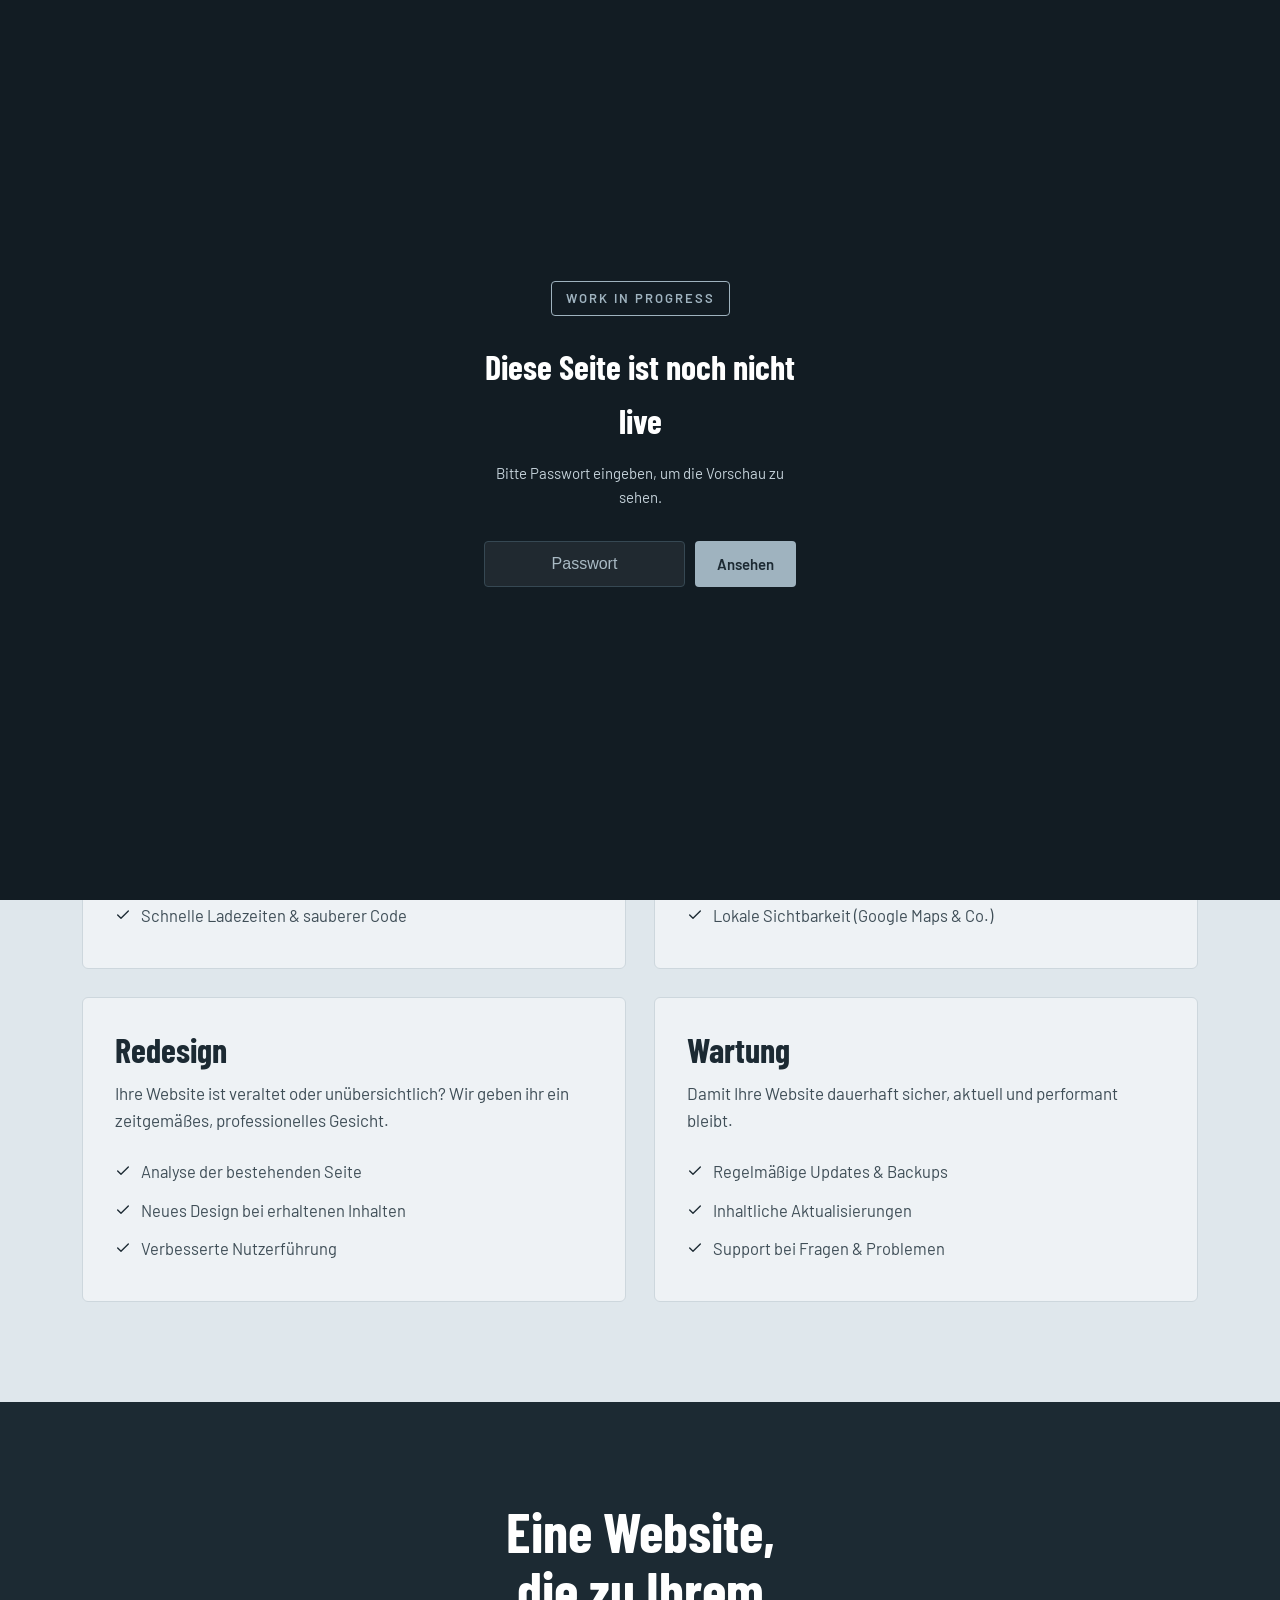
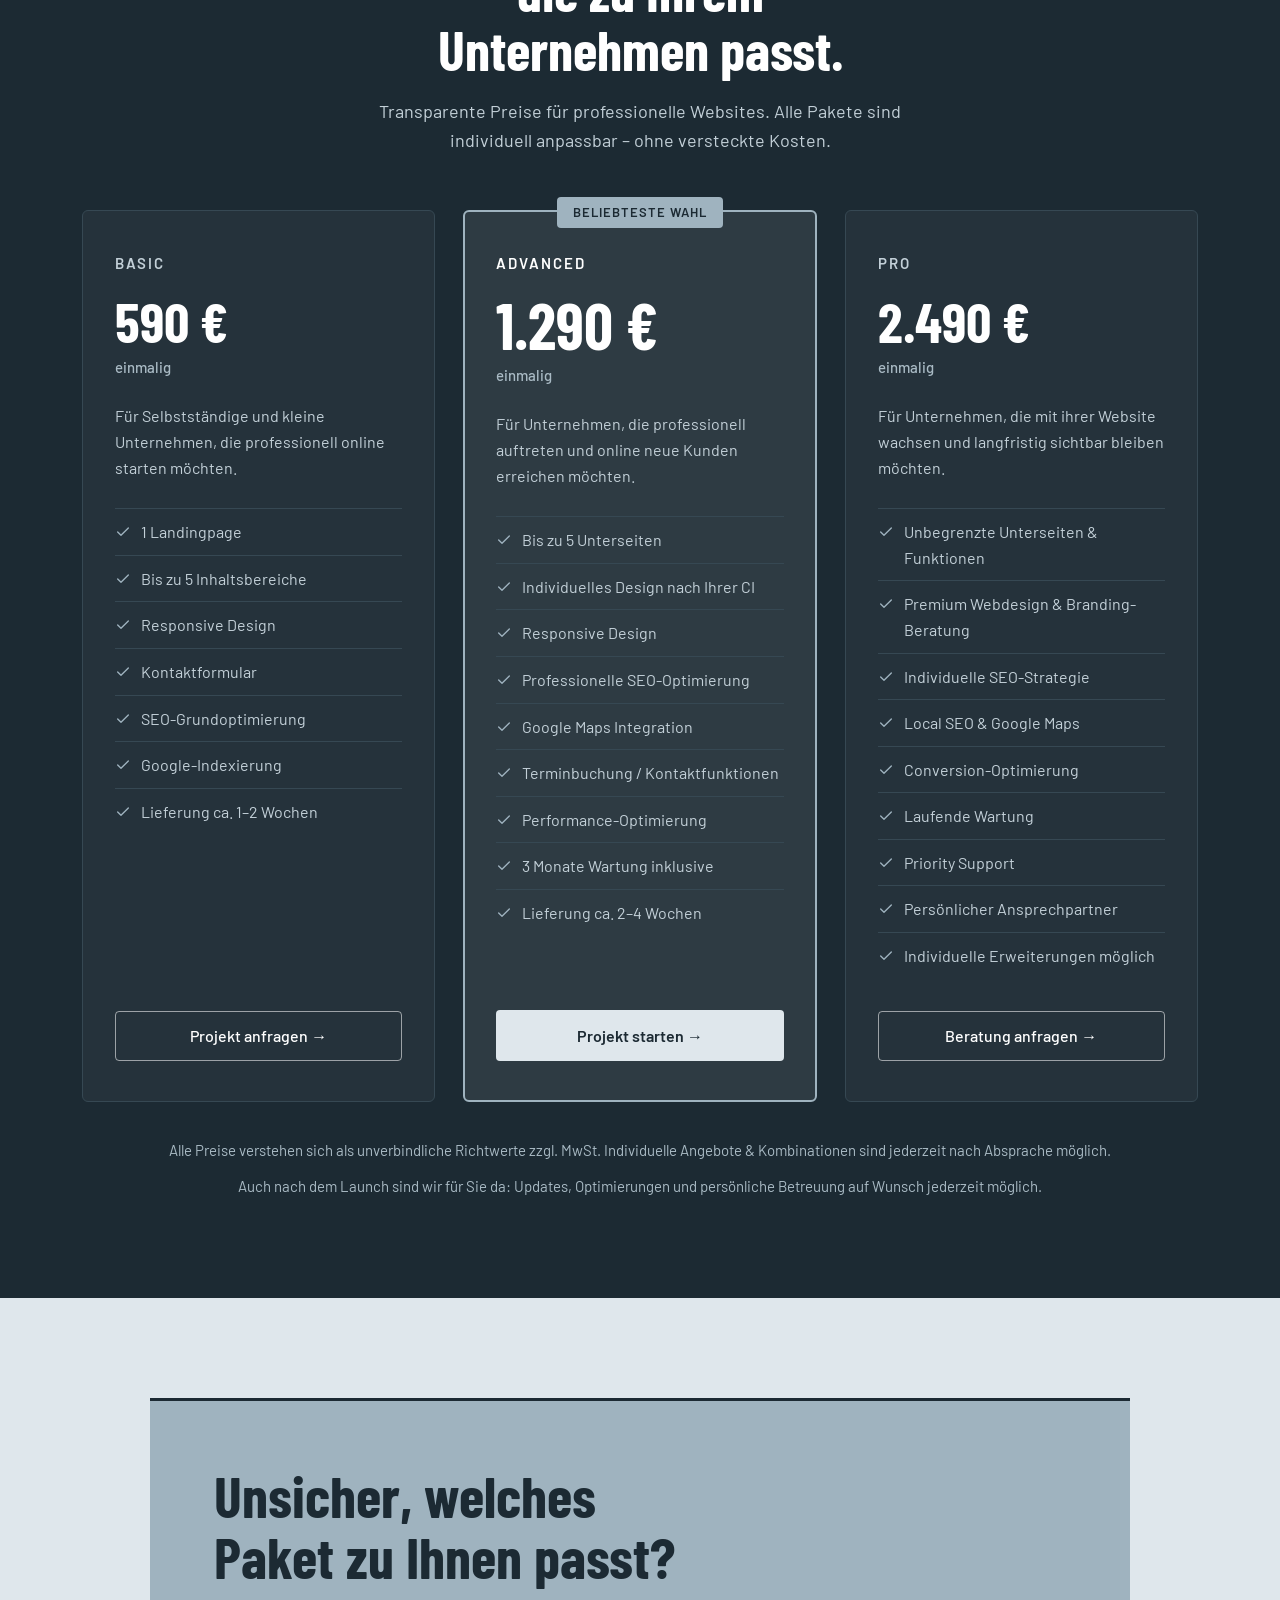
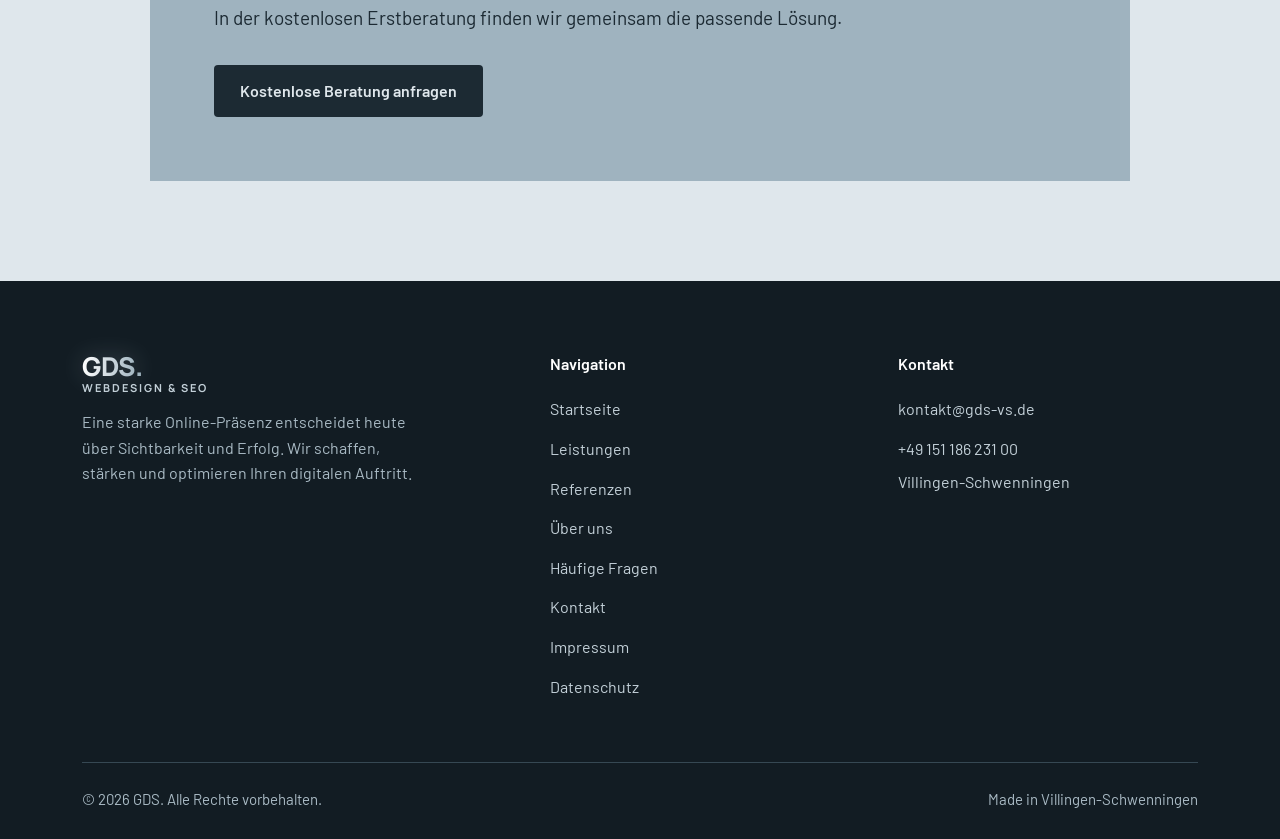
<file: leistungen.html>
<!DOCTYPE html>
<html lang="de">
<head>
<meta charset="UTF-8">
<script>document.documentElement.classList.add("js")</script>
<meta name="viewport" content="width=device-width, initial-scale=1.0">
<meta name="robots" content="noindex, nofollow">
<link rel="icon" type="image/svg+xml" href="favicon.svg?v=3">
<title>Leistungen &amp; Preise – GDS Villingen-Schwenningen</title>
<meta name="description" content="Website-Erstellung, SEO-Optimierung, Redesign und Wartung für Unternehmen in Villingen-Schwenningen und Umgebung – transparent in drei Preismodellen: Basic, Advanced, Pro.">
<link rel="canonical" href="https://gds-vs.de/leistungen.html">
<meta property="og:type" content="website">
<meta property="og:site_name" content="GDS">
<meta property="og:locale" content="de_DE">
<meta property="og:title" content="Leistungen &amp; Preise – GDS Villingen-Schwenningen">
<meta property="og:description" content="Website-Erstellung, SEO-Optimierung, Redesign und Wartung für Unternehmen in Villingen-Schwenningen und Umgebung – transparent in drei Preismodellen: Basic, Advanced, Pro.">
<meta property="og:url" content="https://gds-vs.de/leistungen.html">
<meta name="twitter:card" content="summary">
<meta name="twitter:title" content="Leistungen &amp; Preise – GDS Villingen-Schwenningen">
<meta name="twitter:description" content="Website-Erstellung, SEO-Optimierung, Redesign und Wartung für Unternehmen in Villingen-Schwenningen und Umgebung – transparent in drei Preismodellen: Basic, Advanced, Pro.">
<link rel="stylesheet" href="css/style.css?v=23">
<script type="application/ld+json">
{
  "@context": "https://schema.org",
  "@type": "ProfessionalService",
  "name": "GDS",
  "url": "https://gds-vs.de",
  "email": "kontakt@gds-vs.de",
  "telephone": "+4915118623100",
  "priceRange": "€€",
  "description": "Webdesign, SEO-Optimierung, Redesign und Wartung für Unternehmen in Villingen-Schwenningen und der Region.",
  "address": {
    "@type": "PostalAddress",
    "streetAddress": "Matthias-Grünewald-Weg 15",
    "postalCode": "78054",
    "addressLocality": "Villingen-Schwenningen",
    "addressRegion": "Baden-Württemberg",
    "addressCountry": "DE"
  },
  "areaServed": ["Villingen-Schwenningen", "Schwarzwald-Baar-Kreis", "Donaueschingen", "Rottweil", "Tuttlingen", "Bad Dürrheim", "St. Georgen"]
}
</script>
</head><body>
<a href="#main" class="skip-link">Zum Inhalt springen</a>

<!-- ============ WORK IN PROGRESS GATE ============ -->
<div id="wipGate">
  <div class="wip-inner">
    <div class="wip-badge">Work in Progress</div>
    <div class="wip-title">Diese Seite ist noch nicht live</div>
    <p class="wip-sub">Bitte Passwort eingeben, um die Vorschau zu sehen.</p>
    <form id="wipForm" class="wip-form">
      <input type="password" id="wipPassword" aria-label="Passwort" placeholder="Passwort" autocomplete="off" required>
      <button type="submit">Ansehen</button>
    </form>
    <div class="wip-error" id="wipError"></div>
  </div>
</div>

<header class="site-header">
  <div class="container nav-wrap">
    <a href="index.html" class="logo" aria-label="Zur Startseite">
      <span class="logo-mark"><span class="logo-script">GDS</span><span class="logo-dot">.</span></span>
      <span class="logo-sub">Webdesign &amp; SEO</span>
    </a>
    <nav class="main-nav" id="mainNav">
      <ul>
        <li><a href="index.html">Startseite</a></li>
        <li><a href="leistungen.html" class="active">Leistungen</a></li>
        <li><a href="referenzen.html">Referenzen</a></li>
        <li><a href="ueber-uns.html">Über uns</a></li>
        <li><a href="faq.html">Häufige Fragen</a></li>
        <li><a href="kontakt.html">Kontakt</a></li>
      </ul>
    </nav>
    <div class="header-right">
      <a href="kontakt.html" class="btn-cta">Erstberatung</a>
      <button class="burger" id="burger" aria-label="Menü öffnen" aria-controls="mainNav" aria-expanded="false"><span></span><span></span><span></span></button>
    </div>
  </div>
</header>
<main id="main" tabindex="-1">

<!-- ============ PAGE HERO ============ -->
<section class="hero hero-page">
  <div class="container hero-inner">
    <h1>
      Klare Leistungen. Faire Preise.
    </h1>
    <p class="lead">
      Ob neue Website, mehr Sichtbarkeit oder laufende Betreuung – wählen Sie das passende Modell oder sprechen Sie uns auf eine individuelle Lösung an.
    </p>
  </div>
</section>

<!-- ============ SERVICES DETAIL ============ -->
<section class="section-light">
  <div class="container">
    <div class="section-head center reveal">
      <h2>Was wir für Ihre Website tun</h2>
    </div>
    <div class="grid-2 reveal-group">
      <div class="card">
        <h3>Website-Erstellung</h3>
        <p>Individuell gestaltete, responsive Websites – von der Landingpage bis zum mehrseitigen Auftritt.</p>
        <ul>
          <li><svg viewBox="0 0 24 24" fill="none" stroke-width="2" stroke-linecap="round" stroke-linejoin="round"><polyline points="20 6 9 17 4 12"></polyline></svg><span>Responsive Design für alle Geräte</span></li>
          <li><svg viewBox="0 0 24 24" fill="none" stroke-width="2" stroke-linecap="round" stroke-linejoin="round"><polyline points="20 6 9 17 4 12"></polyline></svg><span>Modernes, individuelles Design</span></li>
          <li><svg viewBox="0 0 24 24" fill="none" stroke-width="2" stroke-linecap="round" stroke-linejoin="round"><polyline points="20 6 9 17 4 12"></polyline></svg><span>Schnelle Ladezeiten &amp; sauberer Code</span></li>
        </ul>
      </div>
      <div class="card">
        <h3>SEO-Optimierung</h3>
        <p>Damit Ihre Website bei Google gefunden wird – technisch, inhaltlich und lokal optimiert.</p>
        <ul>
          <li><svg viewBox="0 0 24 24" fill="none" stroke-width="2" stroke-linecap="round" stroke-linejoin="round"><polyline points="20 6 9 17 4 12"></polyline></svg><span>Keyword- &amp; Wettbewerbsanalyse</span></li>
          <li><svg viewBox="0 0 24 24" fill="none" stroke-width="2" stroke-linecap="round" stroke-linejoin="round"><polyline points="20 6 9 17 4 12"></polyline></svg><span>On-Page &amp; technische SEO</span></li>
          <li><svg viewBox="0 0 24 24" fill="none" stroke-width="2" stroke-linecap="round" stroke-linejoin="round"><polyline points="20 6 9 17 4 12"></polyline></svg><span>Lokale Sichtbarkeit (Google Maps &amp; Co.)</span></li>
        </ul>
      </div>
      <div class="card">
        <h3>Redesign</h3>
        <p>Ihre Website ist veraltet oder unübersichtlich? Wir geben ihr ein zeitgemäßes, professionelles Gesicht.</p>
        <ul>
          <li><svg viewBox="0 0 24 24" fill="none" stroke-width="2" stroke-linecap="round" stroke-linejoin="round"><polyline points="20 6 9 17 4 12"></polyline></svg><span>Analyse der bestehenden Seite</span></li>
          <li><svg viewBox="0 0 24 24" fill="none" stroke-width="2" stroke-linecap="round" stroke-linejoin="round"><polyline points="20 6 9 17 4 12"></polyline></svg><span>Neues Design bei erhaltenen Inhalten</span></li>
          <li><svg viewBox="0 0 24 24" fill="none" stroke-width="2" stroke-linecap="round" stroke-linejoin="round"><polyline points="20 6 9 17 4 12"></polyline></svg><span>Verbesserte Nutzerführung</span></li>
        </ul>
      </div>
      <div class="card">
        <h3>Wartung</h3>
        <p>Damit Ihre Website dauerhaft sicher, aktuell und performant bleibt.</p>
        <ul>
          <li><svg viewBox="0 0 24 24" fill="none" stroke-width="2" stroke-linecap="round" stroke-linejoin="round"><polyline points="20 6 9 17 4 12"></polyline></svg><span>Regelmäßige Updates &amp; Backups</span></li>
          <li><svg viewBox="0 0 24 24" fill="none" stroke-width="2" stroke-linecap="round" stroke-linejoin="round"><polyline points="20 6 9 17 4 12"></polyline></svg><span>Inhaltliche Aktualisierungen</span></li>
          <li><svg viewBox="0 0 24 24" fill="none" stroke-width="2" stroke-linecap="round" stroke-linejoin="round"><polyline points="20 6 9 17 4 12"></polyline></svg><span>Support bei Fragen &amp; Problemen</span></li>
        </ul>
      </div>
    </div>
  </div>
</section>

<!-- ============ PRICING ============ -->
<section class="section-dark">
  <div class="container">
    <div class="section-head center reveal">
      <h2 style="max-width:520px; margin-left:auto; margin-right:auto;">Eine Website, die zu Ihrem Unternehmen passt.</h2>
      <p>Transparente Preise für professionelle Websites. Alle Pakete sind individuell anpassbar – ohne versteckte Kosten.</p>
    </div>

    <div class="pricing-grid reveal-group">
      <!-- BASIC -->
      <div class="plan">
        <div class="plan-name">Basic</div>
        <div class="plan-price">590 €</div>
        <div class="plan-price-note">einmalig</div>
        <div class="plan-desc">Für Selbstständige und kleine Unternehmen, die professionell online starten möchten.</div>
        <ul>
          <li><svg viewBox="0 0 24 24" fill="none" stroke-width="2" stroke-linecap="round" stroke-linejoin="round"><polyline points="20 6 9 17 4 12"></polyline></svg><span>1 Landingpage</span></li>
          <li><svg viewBox="0 0 24 24" fill="none" stroke-width="2" stroke-linecap="round" stroke-linejoin="round"><polyline points="20 6 9 17 4 12"></polyline></svg><span>Bis zu 5 Inhaltsbereiche</span></li>
          <li><svg viewBox="0 0 24 24" fill="none" stroke-width="2" stroke-linecap="round" stroke-linejoin="round"><polyline points="20 6 9 17 4 12"></polyline></svg><span>Responsive Design</span></li>
          <li><svg viewBox="0 0 24 24" fill="none" stroke-width="2" stroke-linecap="round" stroke-linejoin="round"><polyline points="20 6 9 17 4 12"></polyline></svg><span>Kontaktformular</span></li>
          <li><svg viewBox="0 0 24 24" fill="none" stroke-width="2" stroke-linecap="round" stroke-linejoin="round"><polyline points="20 6 9 17 4 12"></polyline></svg><span>SEO-Grundoptimierung</span></li>
          <li><svg viewBox="0 0 24 24" fill="none" stroke-width="2" stroke-linecap="round" stroke-linejoin="round"><polyline points="20 6 9 17 4 12"></polyline></svg><span>Google-Indexierung</span></li>
          <li><svg viewBox="0 0 24 24" fill="none" stroke-width="2" stroke-linecap="round" stroke-linejoin="round"><polyline points="20 6 9 17 4 12"></polyline></svg><span>Lieferung ca. 1–2 Wochen</span></li>
        </ul>
        <a href="kontakt.html" class="btn-outline" style="text-align:center;">Projekt anfragen →</a>
      </div>

      <!-- ADVANCED -->
      <div class="plan featured">
        <div class="badge">Beliebteste Wahl</div>
        <div class="plan-name">Advanced</div>
        <div class="plan-price">1.290 €</div>
        <div class="plan-price-note">einmalig</div>
        <div class="plan-desc">Für Unternehmen, die professionell auftreten und online neue Kunden erreichen möchten.</div>
        <ul>
          <li><svg viewBox="0 0 24 24" fill="none" stroke-width="2" stroke-linecap="round" stroke-linejoin="round"><polyline points="20 6 9 17 4 12"></polyline></svg><span>Bis zu 5 Unterseiten</span></li>
          <li><svg viewBox="0 0 24 24" fill="none" stroke-width="2" stroke-linecap="round" stroke-linejoin="round"><polyline points="20 6 9 17 4 12"></polyline></svg><span>Individuelles Design nach Ihrer CI</span></li>
          <li><svg viewBox="0 0 24 24" fill="none" stroke-width="2" stroke-linecap="round" stroke-linejoin="round"><polyline points="20 6 9 17 4 12"></polyline></svg><span>Responsive Design</span></li>
          <li><svg viewBox="0 0 24 24" fill="none" stroke-width="2" stroke-linecap="round" stroke-linejoin="round"><polyline points="20 6 9 17 4 12"></polyline></svg><span>Professionelle SEO-Optimierung</span></li>
          <li><svg viewBox="0 0 24 24" fill="none" stroke-width="2" stroke-linecap="round" stroke-linejoin="round"><polyline points="20 6 9 17 4 12"></polyline></svg><span>Google Maps Integration</span></li>
          <li><svg viewBox="0 0 24 24" fill="none" stroke-width="2" stroke-linecap="round" stroke-linejoin="round"><polyline points="20 6 9 17 4 12"></polyline></svg><span>Terminbuchung / Kontaktfunktionen</span></li>
          <li><svg viewBox="0 0 24 24" fill="none" stroke-width="2" stroke-linecap="round" stroke-linejoin="round"><polyline points="20 6 9 17 4 12"></polyline></svg><span>Performance-Optimierung</span></li>
          <li><svg viewBox="0 0 24 24" fill="none" stroke-width="2" stroke-linecap="round" stroke-linejoin="round"><polyline points="20 6 9 17 4 12"></polyline></svg><span>3 Monate Wartung inklusive</span></li>
          <li><svg viewBox="0 0 24 24" fill="none" stroke-width="2" stroke-linecap="round" stroke-linejoin="round"><polyline points="20 6 9 17 4 12"></polyline></svg><span>Lieferung ca. 2–4 Wochen</span></li>
        </ul>
        <a href="kontakt.html" class="btn-cta" style="text-align:center;">Projekt starten →</a>
      </div>

      <!-- PRO -->
      <div class="plan">
        <div class="plan-name">Pro</div>
        <div class="plan-price">2.490 €</div>
        <div class="plan-price-note">einmalig</div>
        <div class="plan-desc">Für Unternehmen, die mit ihrer Website wachsen und langfristig sichtbar bleiben möchten.</div>
        <ul>
          <li><svg viewBox="0 0 24 24" fill="none" stroke-width="2" stroke-linecap="round" stroke-linejoin="round"><polyline points="20 6 9 17 4 12"></polyline></svg><span>Unbegrenzte Unterseiten &amp; Funktionen</span></li>
          <li><svg viewBox="0 0 24 24" fill="none" stroke-width="2" stroke-linecap="round" stroke-linejoin="round"><polyline points="20 6 9 17 4 12"></polyline></svg><span>Premium Webdesign &amp; Branding-Beratung</span></li>
          <li><svg viewBox="0 0 24 24" fill="none" stroke-width="2" stroke-linecap="round" stroke-linejoin="round"><polyline points="20 6 9 17 4 12"></polyline></svg><span>Individuelle SEO-Strategie</span></li>
          <li><svg viewBox="0 0 24 24" fill="none" stroke-width="2" stroke-linecap="round" stroke-linejoin="round"><polyline points="20 6 9 17 4 12"></polyline></svg><span>Local SEO &amp; Google Maps</span></li>
          <li><svg viewBox="0 0 24 24" fill="none" stroke-width="2" stroke-linecap="round" stroke-linejoin="round"><polyline points="20 6 9 17 4 12"></polyline></svg><span>Conversion-Optimierung</span></li>
          <li><svg viewBox="0 0 24 24" fill="none" stroke-width="2" stroke-linecap="round" stroke-linejoin="round"><polyline points="20 6 9 17 4 12"></polyline></svg><span>Laufende Wartung</span></li>
          <li><svg viewBox="0 0 24 24" fill="none" stroke-width="2" stroke-linecap="round" stroke-linejoin="round"><polyline points="20 6 9 17 4 12"></polyline></svg><span>Priority Support</span></li>
          <li><svg viewBox="0 0 24 24" fill="none" stroke-width="2" stroke-linecap="round" stroke-linejoin="round"><polyline points="20 6 9 17 4 12"></polyline></svg><span>Persönlicher Ansprechpartner</span></li>
          <li><svg viewBox="0 0 24 24" fill="none" stroke-width="2" stroke-linecap="round" stroke-linejoin="round"><polyline points="20 6 9 17 4 12"></polyline></svg><span>Individuelle Erweiterungen möglich</span></li>
        </ul>
        <a href="kontakt.html" class="btn-outline" style="text-align:center;">Beratung anfragen →</a>
      </div>
    </div>

    <p class="plan-note">
      Alle Preise verstehen sich als unverbindliche Richtwerte zzgl. MwSt. Individuelle Angebote &amp; Kombinationen sind jederzeit nach Absprache möglich.
    </p>
    <p class="plan-note-secondary">
      Auch nach dem Launch sind wir für Sie da: Updates, Optimierungen und persönliche Betreuung auf Wunsch jederzeit möglich.
    </p>
  </div>
</section>

<!-- ============ CTA BANNER ============ -->
<section class="section-light cta-section">
  <div class="container">
    <div class="cta-banner reveal">
      <h2>Unsicher, welches Paket zu Ihnen passt?</h2>
      <p>In der kostenlosen Erstberatung finden wir gemeinsam die passende Lösung.</p>
      <a href="kontakt.html" class="btn-cta">Kostenlose Beratung anfragen</a>
    </div>
  </div>
</section>

</main>

<footer>
  <div class="container">
    <div class="footer-grid">
      <div class="footer-brand">
        <a href="index.html" class="logo" aria-label="Zur Startseite"><span class="logo-mark"><span class="logo-script">GDS</span><span class="logo-dot">.</span></span><span class="logo-sub">Webdesign &amp; SEO</span></a>
        <p>Eine starke Online-Präsenz entscheidet heute über Sichtbarkeit und Erfolg. Wir schaffen, stärken und optimieren Ihren digitalen Auftritt.</p>
      </div>
      <div class="footer-col">
        <p class="footer-title">Navigation</p>
        <ul>
          <li><a href="index.html">Startseite</a></li>
          <li><a href="leistungen.html">Leistungen</a></li>
          <li><a href="referenzen.html">Referenzen</a></li>
          <li><a href="ueber-uns.html">Über uns</a></li>
          <li><a href="faq.html">Häufige Fragen</a></li>
          <li><a href="kontakt.html">Kontakt</a></li>
          <li><a href="impressum.html">Impressum</a></li>
          <li><a href="datenschutz.html">Datenschutz</a></li>
        </ul>
      </div>
      <div class="footer-col">
        <p class="footer-title">Kontakt</p>
        <ul>
          <li><a href="mailto:kontakt@gds-vs.de">kontakt@gds-vs.de</a></li>
          <li><a href="tel:+4915118623100">+49 151 186 231 00</a></li>
          <li>Villingen-Schwenningen</li>
        </ul>
      </div>
    </div>
    <div class="footer-bottom">
      <span>© 2026 GDS. Alle Rechte vorbehalten.</span>
      <span>Made in Villingen-Schwenningen</span>
    </div>
  </div>
</footer>

<script src="js/script.js?v=7"></script>
</body>
</html>
</file>
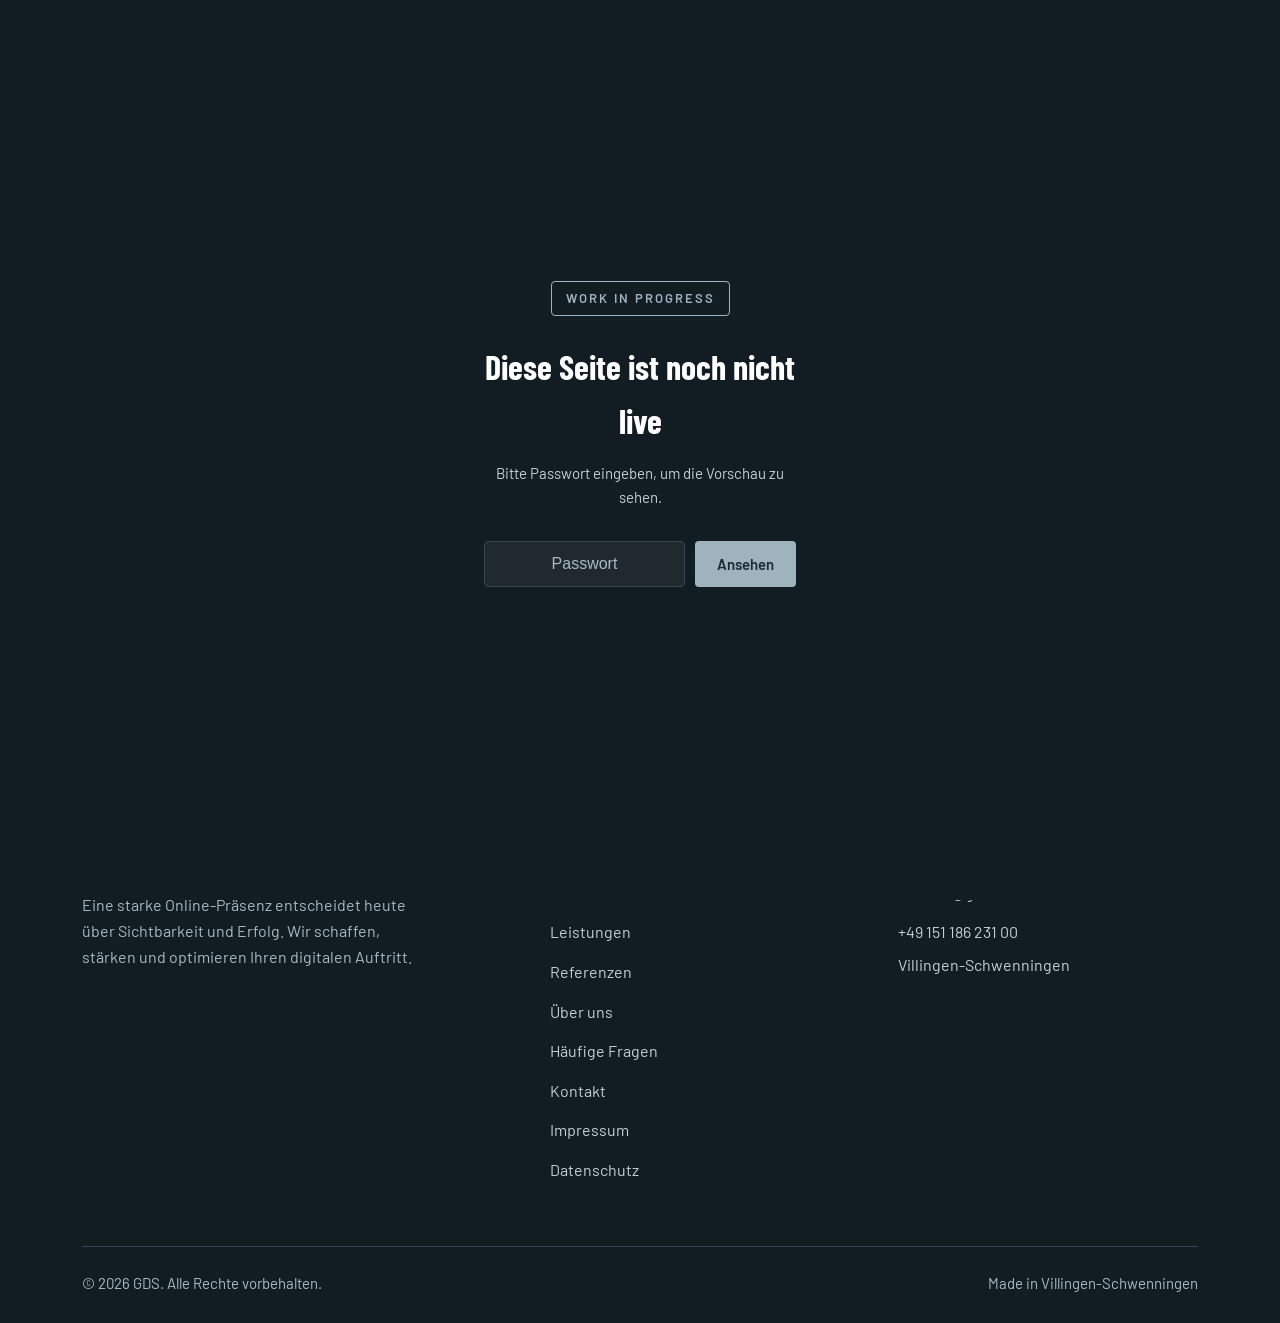
<file: referenzen.html>
<!DOCTYPE html>
<html lang="de">
<head>
<meta charset="UTF-8">
<script>document.documentElement.classList.add("js")</script>
<meta name="viewport" content="width=device-width, initial-scale=1.0">
<meta name="robots" content="noindex, nofollow">
<link rel="icon" type="image/svg+xml" href="favicon.svg?v=3">
<title>Referenzen – GDS Villingen-Schwenningen</title>
<meta name="description" content="Ein Blick auf bisherige und laufende Projekte von GDS aus Villingen-Schwenningen.">
<link rel="canonical" href="https://gds-vs.de/referenzen.html">
<meta property="og:type" content="website">
<meta property="og:site_name" content="GDS">
<meta property="og:locale" content="de_DE">
<meta property="og:title" content="Referenzen – GDS Villingen-Schwenningen">
<meta property="og:description" content="Ein Blick auf bisherige und laufende Projekte von GDS aus Villingen-Schwenningen.">
<meta property="og:url" content="https://gds-vs.de/referenzen.html">
<meta name="twitter:card" content="summary">
<meta name="twitter:title" content="Referenzen – GDS Villingen-Schwenningen">
<meta name="twitter:description" content="Ein Blick auf bisherige und laufende Projekte von GDS aus Villingen-Schwenningen.">
<link rel="stylesheet" href="css/style.css?v=23">
<script type="application/ld+json">
{
  "@context": "https://schema.org",
  "@type": "ProfessionalService",
  "name": "GDS",
  "url": "https://gds-vs.de",
  "email": "kontakt@gds-vs.de",
  "telephone": "+4915118623100",
  "priceRange": "€€",
  "description": "Webdesign, SEO-Optimierung, Redesign und Wartung für Unternehmen in Villingen-Schwenningen und der Region.",
  "address": {
    "@type": "PostalAddress",
    "streetAddress": "Matthias-Grünewald-Weg 15",
    "postalCode": "78054",
    "addressLocality": "Villingen-Schwenningen",
    "addressRegion": "Baden-Württemberg",
    "addressCountry": "DE"
  },
  "areaServed": ["Villingen-Schwenningen", "Schwarzwald-Baar-Kreis", "Donaueschingen", "Rottweil", "Tuttlingen", "Bad Dürrheim", "St. Georgen"]
}
</script>
</head><body>
<a href="#main" class="skip-link">Zum Inhalt springen</a>

<!-- ============ WORK IN PROGRESS GATE ============ -->
<div id="wipGate">
  <div class="wip-inner">
    <div class="wip-badge">Work in Progress</div>
    <div class="wip-title">Diese Seite ist noch nicht live</div>
    <p class="wip-sub">Bitte Passwort eingeben, um die Vorschau zu sehen.</p>
    <form id="wipForm" class="wip-form">
      <input type="password" id="wipPassword" aria-label="Passwort" placeholder="Passwort" autocomplete="off" required>
      <button type="submit">Ansehen</button>
    </form>
    <div class="wip-error" id="wipError"></div>
  </div>
</div>

<header class="site-header">
  <div class="container nav-wrap">
    <a href="index.html" class="logo" aria-label="Zur Startseite">
      <span class="logo-mark"><span class="logo-script">GDS</span><span class="logo-dot">.</span></span>
      <span class="logo-sub">Webdesign &amp; SEO</span>
    </a>
    <nav class="main-nav" id="mainNav">
      <ul>
        <li><a href="index.html">Startseite</a></li>
        <li><a href="leistungen.html">Leistungen</a></li>
        <li><a href="referenzen.html" class="active">Referenzen</a></li>
        <li><a href="ueber-uns.html">Über uns</a></li>
        <li><a href="faq.html">Häufige Fragen</a></li>
        <li><a href="kontakt.html">Kontakt</a></li>
      </ul>
    </nav>
    <div class="header-right">
      <a href="kontakt.html" class="btn-cta">Erstberatung</a>
      <button class="burger" id="burger" aria-label="Menü öffnen" aria-controls="mainNav" aria-expanded="false"><span></span><span></span><span></span></button>
    </div>
  </div>
</header>
<main id="main" tabindex="-1">

<!-- ============ PAGE HERO ============ -->
<section class="hero hero-page">
  <div class="container hero-inner">
    <h1>
      Unsere Projekte
    </h1>
    <p class="lead">
      Ein Blick auf bisherige und laufende Arbeiten von GDS.
    </p>
  </div>
</section>

<!-- ============ REFERENZEN CONTENT ============ -->
<section class="section-light">
  <div class="container">
    <div class="ref-construction reveal">
      <h2>Referenzen folgen in Kürze</h2>
      <p>Diese Seite befindet sich gerade im Aufbau. In Kürze stellen wir hier eine Auswahl unserer Projekte vor – bis dahin lernen Sie uns am besten in einem persönlichen Gespräch kennen.</p>
      <a href="kontakt.html" class="btn-cta">Jetzt Kontakt aufnehmen</a>
    </div>
  </div>
</section>

</main>

<footer>
  <div class="container">
    <div class="footer-grid">
      <div class="footer-brand">
        <a href="index.html" class="logo" aria-label="Zur Startseite"><span class="logo-mark"><span class="logo-script">GDS</span><span class="logo-dot">.</span></span><span class="logo-sub">Webdesign &amp; SEO</span></a>
        <p>Eine starke Online-Präsenz entscheidet heute über Sichtbarkeit und Erfolg. Wir schaffen, stärken und optimieren Ihren digitalen Auftritt.</p>
      </div>
      <div class="footer-col">
        <p class="footer-title">Navigation</p>
        <ul>
          <li><a href="index.html">Startseite</a></li>
          <li><a href="leistungen.html">Leistungen</a></li>
          <li><a href="referenzen.html">Referenzen</a></li>
          <li><a href="ueber-uns.html">Über uns</a></li>
          <li><a href="faq.html">Häufige Fragen</a></li>
          <li><a href="kontakt.html">Kontakt</a></li>
          <li><a href="impressum.html">Impressum</a></li>
          <li><a href="datenschutz.html">Datenschutz</a></li>
        </ul>
      </div>
      <div class="footer-col">
        <p class="footer-title">Kontakt</p>
        <ul>
          <li><a href="mailto:kontakt@gds-vs.de">kontakt@gds-vs.de</a></li>
          <li><a href="tel:+4915118623100">+49 151 186 231 00</a></li>
          <li>Villingen-Schwenningen</li>
        </ul>
      </div>
    </div>
    <div class="footer-bottom">
      <span>© 2026 GDS. Alle Rechte vorbehalten.</span>
      <span>Made in Villingen-Schwenningen</span>
    </div>
  </div>
</footer>

<script src="js/script.js?v=7"></script>
</body>
</html>
</file>
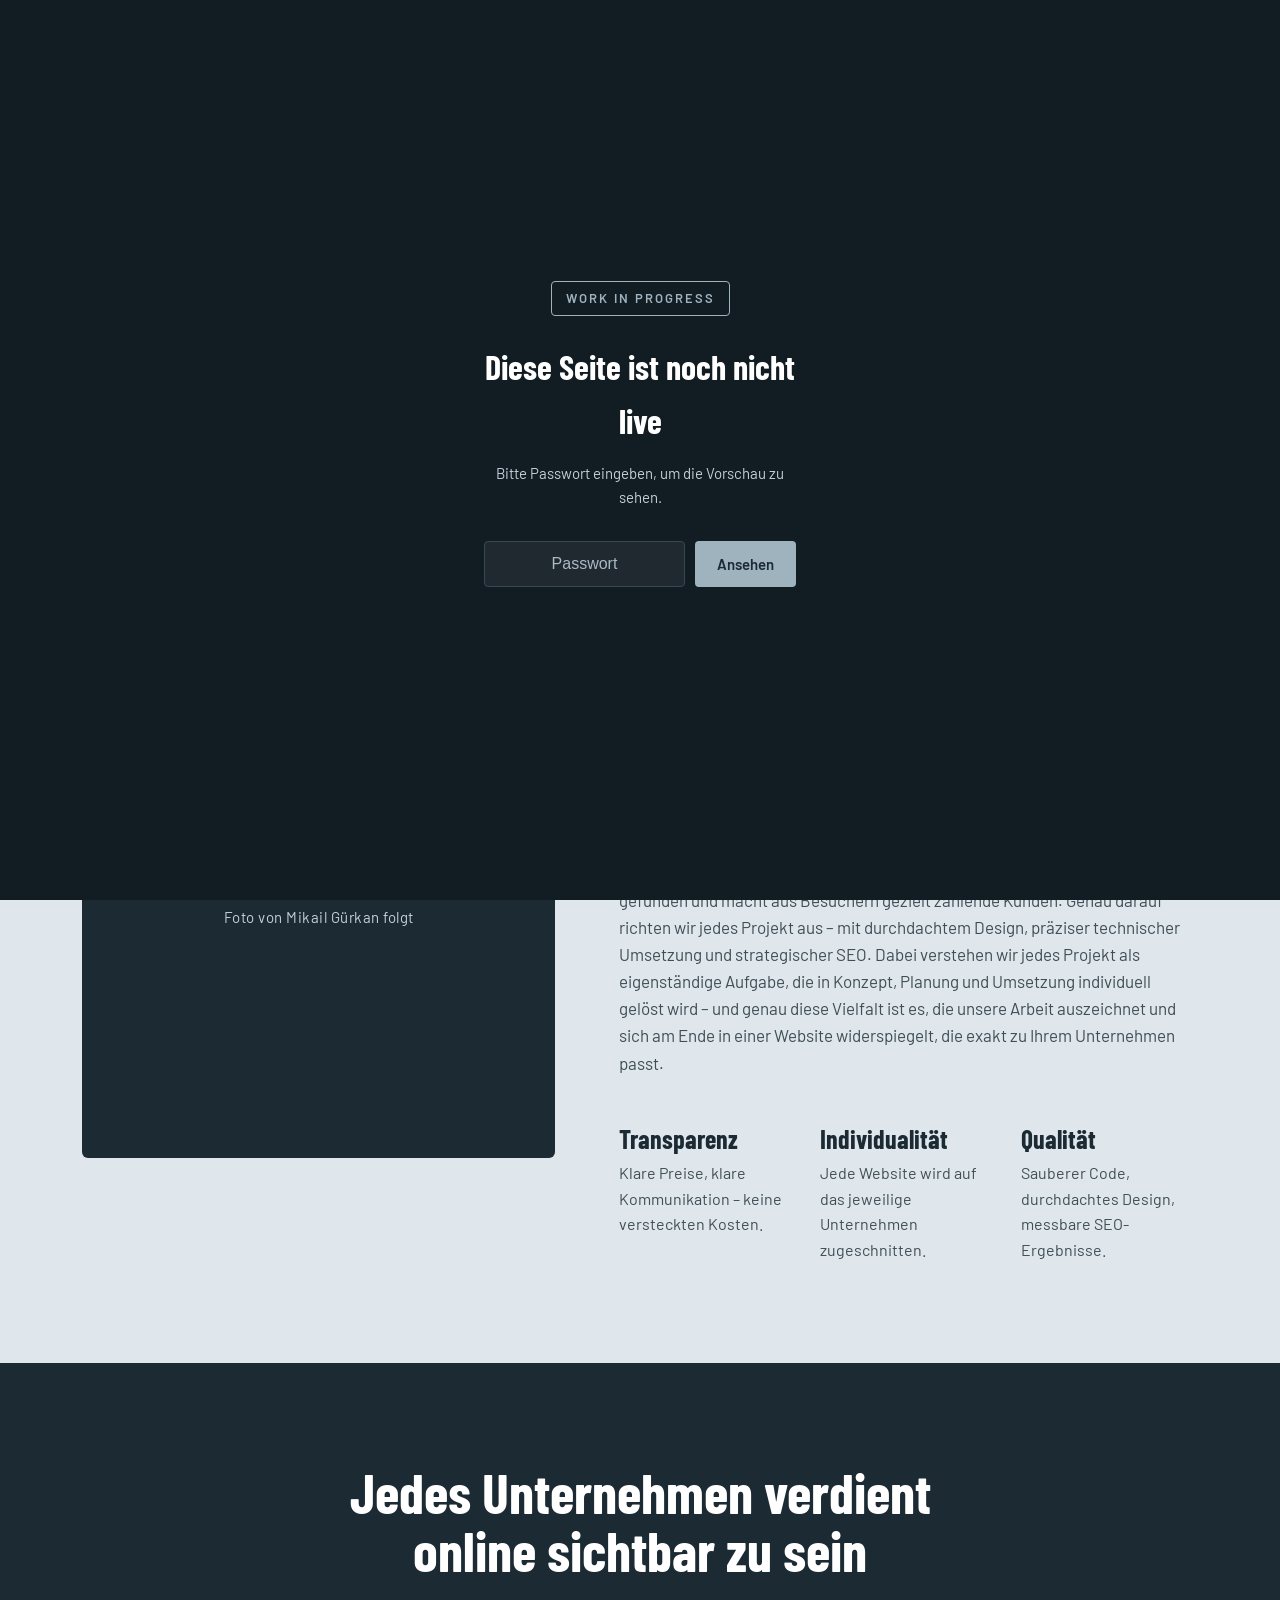
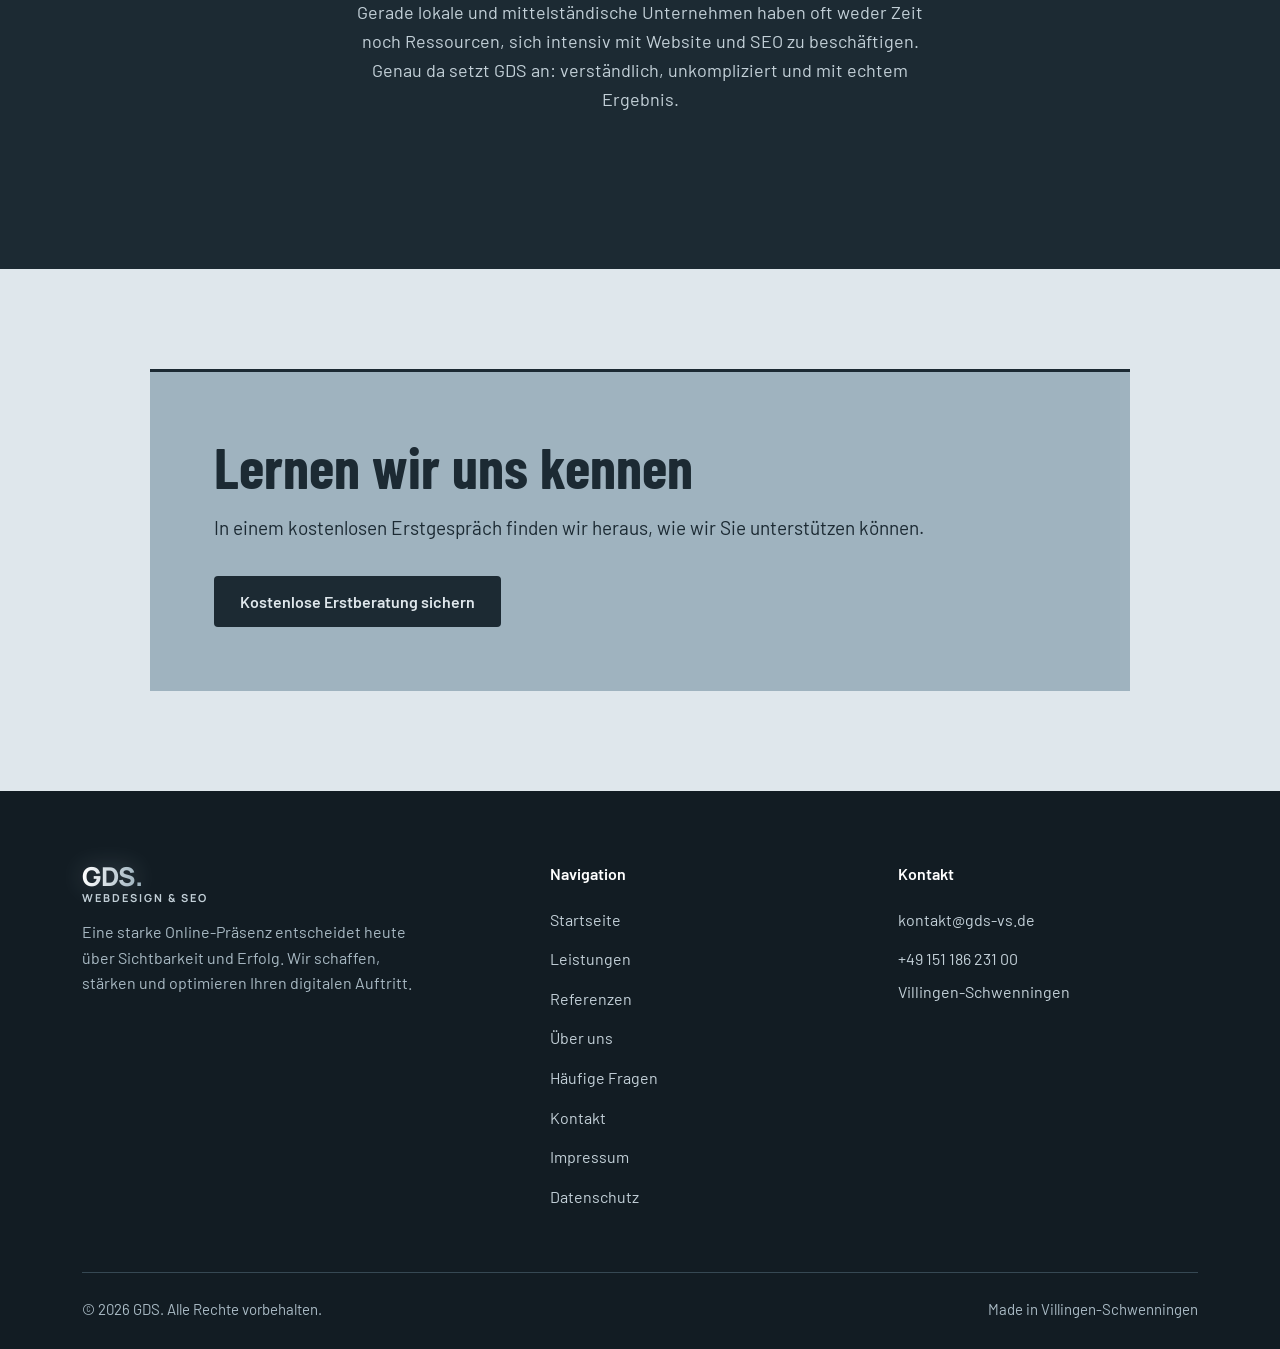
<file: ueber-uns.html>
<!DOCTYPE html>
<html lang="de">
<head>
<meta charset="UTF-8">
<script>document.documentElement.classList.add("js")</script>
<meta name="viewport" content="width=device-width, initial-scale=1.0">
<meta name="robots" content="noindex, nofollow">
<link rel="icon" type="image/svg+xml" href="favicon.svg?v=3">
<title>Über uns – GDS aus Villingen-Schwenningen</title>
<meta name="description" content="Lernen Sie GDS kennen – Ihr lokaler Partner aus Villingen-Schwenningen für professionelle Websites, SEO und digitale Sichtbarkeit.">
<link rel="canonical" href="https://gds-vs.de/ueber-uns.html">
<meta property="og:type" content="website">
<meta property="og:site_name" content="GDS">
<meta property="og:locale" content="de_DE">
<meta property="og:title" content="Über uns – GDS aus Villingen-Schwenningen">
<meta property="og:description" content="Lernen Sie GDS kennen – Ihr lokaler Partner aus Villingen-Schwenningen für professionelle Websites, SEO und digitale Sichtbarkeit.">
<meta property="og:url" content="https://gds-vs.de/ueber-uns.html">
<meta name="twitter:card" content="summary">
<meta name="twitter:title" content="Über uns – GDS aus Villingen-Schwenningen">
<meta name="twitter:description" content="Lernen Sie GDS kennen – Ihr lokaler Partner aus Villingen-Schwenningen für professionelle Websites, SEO und digitale Sichtbarkeit.">
<link rel="stylesheet" href="css/style.css?v=23">
<script type="application/ld+json">
{
  "@context": "https://schema.org",
  "@type": "ProfessionalService",
  "name": "GDS",
  "url": "https://gds-vs.de",
  "email": "kontakt@gds-vs.de",
  "telephone": "+4915118623100",
  "priceRange": "€€",
  "description": "Webdesign, SEO-Optimierung, Redesign und Wartung für Unternehmen in Villingen-Schwenningen und der Region.",
  "address": {
    "@type": "PostalAddress",
    "streetAddress": "Matthias-Grünewald-Weg 15",
    "postalCode": "78054",
    "addressLocality": "Villingen-Schwenningen",
    "addressRegion": "Baden-Württemberg",
    "addressCountry": "DE"
  },
  "areaServed": ["Villingen-Schwenningen", "Schwarzwald-Baar-Kreis", "Donaueschingen", "Rottweil", "Tuttlingen", "Bad Dürrheim", "St. Georgen"]
}
</script>
</head><body>
<a href="#main" class="skip-link">Zum Inhalt springen</a>

<!-- ============ WORK IN PROGRESS GATE ============ -->
<div id="wipGate">
  <div class="wip-inner">
    <div class="wip-badge">Work in Progress</div>
    <div class="wip-title">Diese Seite ist noch nicht live</div>
    <p class="wip-sub">Bitte Passwort eingeben, um die Vorschau zu sehen.</p>
    <form id="wipForm" class="wip-form">
      <input type="password" id="wipPassword" aria-label="Passwort" placeholder="Passwort" autocomplete="off" required>
      <button type="submit">Ansehen</button>
    </form>
    <div class="wip-error" id="wipError"></div>
  </div>
</div>

<header class="site-header">
  <div class="container nav-wrap">
    <a href="index.html" class="logo" aria-label="Zur Startseite">
      <span class="logo-mark"><span class="logo-script">GDS</span><span class="logo-dot">.</span></span>
      <span class="logo-sub">Webdesign &amp; SEO</span>
    </a>
    <nav class="main-nav" id="mainNav">
      <ul>
        <li><a href="index.html">Startseite</a></li>
        <li><a href="leistungen.html">Leistungen</a></li>
        <li><a href="referenzen.html">Referenzen</a></li>
        <li><a href="ueber-uns.html" class="active">Über uns</a></li>
        <li><a href="faq.html">Häufige Fragen</a></li>
        <li><a href="kontakt.html">Kontakt</a></li>
      </ul>
    </nav>
    <div class="header-right">
      <a href="kontakt.html" class="btn-cta">Erstberatung</a>
      <button class="burger" id="burger" aria-label="Menü öffnen" aria-controls="mainNav" aria-expanded="false"><span></span><span></span><span></span></button>
    </div>
  </div>
</header>
<main id="main" tabindex="-1">

<!-- ============ PAGE HERO ============ -->
<section class="hero hero-page">
  <div class="container hero-inner">
    <h1>
      Der Mensch hinter GDS
    </h1>
    <p class="lead">
      Digitale Sichtbarkeit sollte kein Zufall sein. Genau dafür steht GDS – Ihr lokales Unternehmen aus Villingen-Schwenningen.
    </p>
  </div>
</section>

<!-- ============ ABOUT MAIN ============ -->
<section class="section-light">
  <div class="container about-grid reveal-group">
    <!-- PLATZHALTER: Foto von Mikail Gürkan -->
    <div class="about-photo">
      <svg viewBox="0 0 120 120" fill="none" aria-hidden="true"><circle cx="60" cy="46" r="20" stroke="currentColor" stroke-width="2"/><path d="M20 108c2-24 20-38 40-38s38 14 40 38" stroke="currentColor" stroke-width="2" stroke-linecap="round"/></svg>
      <span>Foto von Mikail Gürkan folgt</span>
    </div>
    <div>
      <h2 style="font-size:clamp(34px,4vw,48px); font-weight:700; margin-bottom:20px; letter-spacing:-0.5px;">
        Websites, die Unternehmen wirklich weiterbringen
        
      </h2>
      <p style="color:var(--gray-700); margin-bottom:16px;">
        GDS ist ein junges Unternehmen aus Villingen-Schwenningen. Uns ist aufgefallen, dass zahlreiche kleine und mittelständische Unternehmen in der Region bis heute ohne eigene Website auskommen müssen – während ihre Konkurrenz längst online präsent ist und dort gezielt neue Kunden gewinnt. Diese Lücke wollen wir schließen.
      </p>
      <p style="color:var(--gray-700); margin-bottom:16px;">
        Statt austauschbarer Baukasten-Websites oder anonymer Großagenturen bieten wir einen persönlichen Ansprechpartner und maßgeschneiderte Lösungen, die konsequent auf das jeweilige Unternehmen zugeschnitten sind – mit fundierter Kenntnis der Region und ihrer Marktbedingungen.
      </p>
      <p style="color:var(--gray-700); margin-bottom:16px;">
        Eine überzeugende Website ist mehr als ansprechendes Design – sie wird gefunden und macht aus Besuchern gezielt zahlende Kunden. Genau darauf richten wir jedes Projekt aus – mit durchdachtem Design, präziser technischer Umsetzung und strategischer SEO. Dabei verstehen wir jedes Projekt als eigenständige Aufgabe, die in Konzept, Planung und Umsetzung individuell gelöst wird – und genau diese Vielfalt ist es, die unsere Arbeit auszeichnet und sich am Ende in einer Website widerspiegelt, die exakt zu Ihrem Unternehmen passt.
      </p>
      <div class="values reveal-group">
        <div class="value">
          <h3>Transparenz</h3>
          <p>Klare Preise, klare Kommunikation – keine versteckten Kosten.</p>
        </div>
        <div class="value">
          <h3>Individualität</h3>
          <p>Jede Website wird auf das jeweilige Unternehmen zugeschnitten.</p>
        </div>
        <div class="value">
          <h3>Qualität</h3>
          <p>Sauberer Code, durchdachtes Design, messbare SEO-Ergebnisse.</p>
        </div>
      </div>
    </div>
  </div>
</section>

<!-- ============ MISSION ============ -->
<section class="section-dark">
  <div class="container">
    <div class="section-head center reveal">
      <h2>Jedes Unternehmen verdient online sichtbar zu sein</h2>
      <p>Gerade lokale und mittelständische Unternehmen haben oft weder Zeit noch Ressourcen, sich intensiv mit Website und SEO zu beschäftigen. Genau da setzt GDS an: verständlich, unkompliziert und mit echtem Ergebnis.
      </p>
    </div>
  </div>
</section>

<!-- ============ CTA BANNER ============ -->
<section class="section-light cta-section">
  <div class="container">
    <div class="cta-banner reveal">
      <h2>Lernen wir uns kennen</h2>
      <p>In einem kostenlosen Erstgespräch finden wir heraus, wie wir Sie unterstützen können.</p>
      <a href="kontakt.html" class="btn-cta">Kostenlose Erstberatung sichern</a>
    </div>
  </div>
</section>

</main>

<footer>
  <div class="container">
    <div class="footer-grid">
      <div class="footer-brand">
        <a href="index.html" class="logo" aria-label="Zur Startseite"><span class="logo-mark"><span class="logo-script">GDS</span><span class="logo-dot">.</span></span><span class="logo-sub">Webdesign &amp; SEO</span></a>
        <p>Eine starke Online-Präsenz entscheidet heute über Sichtbarkeit und Erfolg. Wir schaffen, stärken und optimieren Ihren digitalen Auftritt.</p>
      </div>
      <div class="footer-col">
        <p class="footer-title">Navigation</p>
        <ul>
          <li><a href="index.html">Startseite</a></li>
          <li><a href="leistungen.html">Leistungen</a></li>
        <li><a href="referenzen.html">Referenzen</a></li>
          <li><a href="ueber-uns.html">Über uns</a></li>
          <li><a href="faq.html">Häufige Fragen</a></li>
          <li><a href="kontakt.html">Kontakt</a></li>
          <li><a href="impressum.html">Impressum</a></li>
          <li><a href="datenschutz.html">Datenschutz</a></li>
        </ul>
      </div>
      <div class="footer-col">
        <p class="footer-title">Kontakt</p>
        <ul>
          <li><a href="mailto:kontakt@gds-vs.de">kontakt@gds-vs.de</a></li>
          <li><a href="tel:+4915118623100">+49 151 186 231 00</a></li>
          <li>Villingen-Schwenningen</li>
        </ul>
      </div>
    </div>
    <div class="footer-bottom">
      <span>© 2026 GDS. Alle Rechte vorbehalten.</span>
      <span>Made in Villingen-Schwenningen</span>
    </div>
  </div>
</footer>

<script src="js/script.js?v=7"></script>
</body>
</html>
</file>
<file: css/style.css>
/* ===================================================
   GDS – Stylesheet
   Wegweiser: Tannengrün, Wegweiser-Gelb, Kalkstein
=================================================== */

/* ---------- Lokal gehostete Schriften (SIL Open Font License) ---------- */
@font-face { font-family: 'Barlow'; font-style: normal; font-weight: 400; font-display: swap; src: url('../fonts/barlow-400-latin-ext.woff2') format('woff2'); unicode-range: U+0100-02BA, U+02BD-02C5, U+02C7-02CC, U+02CE-02D7, U+02DD-02FF, U+0304, U+0308, U+0329, U+1D00-1DBF, U+1E00-1E9F, U+1EF2-1EFF, U+2020, U+20A0-20AB, U+20AD-20C4, U+2113, U+2C60-2C7F, U+A720-A7FF; }
@font-face { font-family: 'Barlow'; font-style: normal; font-weight: 400; font-display: swap; src: url('../fonts/barlow-400-latin.woff2') format('woff2'); unicode-range: U+0000-00FF, U+0131, U+0152-0153, U+02BB-02BC, U+02C6, U+02DA, U+02DC, U+0304, U+0308, U+0329, U+2000-206F, U+20AC, U+2122, U+2191, U+2193, U+2212, U+2215, U+FEFF, U+FFFD; }
@font-face { font-family: 'Barlow'; font-style: normal; font-weight: 500; font-display: swap; src: url('../fonts/barlow-500-latin-ext.woff2') format('woff2'); unicode-range: U+0100-02BA, U+02BD-02C5, U+02C7-02CC, U+02CE-02D7, U+02DD-02FF, U+0304, U+0308, U+0329, U+1D00-1DBF, U+1E00-1E9F, U+1EF2-1EFF, U+2020, U+20A0-20AB, U+20AD-20C4, U+2113, U+2C60-2C7F, U+A720-A7FF; }
@font-face { font-family: 'Barlow'; font-style: normal; font-weight: 500; font-display: swap; src: url('../fonts/barlow-500-latin.woff2') format('woff2'); unicode-range: U+0000-00FF, U+0131, U+0152-0153, U+02BB-02BC, U+02C6, U+02DA, U+02DC, U+0304, U+0308, U+0329, U+2000-206F, U+20AC, U+2122, U+2191, U+2193, U+2212, U+2215, U+FEFF, U+FFFD; }
@font-face { font-family: 'Barlow'; font-style: normal; font-weight: 600; font-display: swap; src: url('../fonts/barlow-600-latin-ext.woff2') format('woff2'); unicode-range: U+0100-02BA, U+02BD-02C5, U+02C7-02CC, U+02CE-02D7, U+02DD-02FF, U+0304, U+0308, U+0329, U+1D00-1DBF, U+1E00-1E9F, U+1EF2-1EFF, U+2020, U+20A0-20AB, U+20AD-20C4, U+2113, U+2C60-2C7F, U+A720-A7FF; }
@font-face { font-family: 'Barlow'; font-style: normal; font-weight: 600; font-display: swap; src: url('../fonts/barlow-600-latin.woff2') format('woff2'); unicode-range: U+0000-00FF, U+0131, U+0152-0153, U+02BB-02BC, U+02C6, U+02DA, U+02DC, U+0304, U+0308, U+0329, U+2000-206F, U+20AC, U+2122, U+2191, U+2193, U+2212, U+2215, U+FEFF, U+FFFD; }
@font-face { font-family: 'Barlow Condensed'; font-style: normal; font-weight: 600; font-display: swap; src: url('../fonts/barlow-condensed-600-latin-ext.woff2') format('woff2'); unicode-range: U+0100-02BA, U+02BD-02C5, U+02C7-02CC, U+02CE-02D7, U+02DD-02FF, U+0304, U+0308, U+0329, U+1D00-1DBF, U+1E00-1E9F, U+1EF2-1EFF, U+2020, U+20A0-20AB, U+20AD-20C4, U+2113, U+2C60-2C7F, U+A720-A7FF; }
@font-face { font-family: 'Barlow Condensed'; font-style: normal; font-weight: 600; font-display: swap; src: url('../fonts/barlow-condensed-600-latin.woff2') format('woff2'); unicode-range: U+0000-00FF, U+0131, U+0152-0153, U+02BB-02BC, U+02C6, U+02DA, U+02DC, U+0304, U+0308, U+0329, U+2000-206F, U+20AC, U+2122, U+2191, U+2193, U+2212, U+2215, U+FEFF, U+FFFD; }
@font-face { font-family: 'Barlow Condensed'; font-style: normal; font-weight: 700; font-display: swap; src: url('../fonts/barlow-condensed-700-latin-ext.woff2') format('woff2'); unicode-range: U+0100-02BA, U+02BD-02C5, U+02C7-02CC, U+02CE-02D7, U+02DD-02FF, U+0304, U+0308, U+0329, U+1D00-1DBF, U+1E00-1E9F, U+1EF2-1EFF, U+2020, U+20A0-20AB, U+20AD-20C4, U+2113, U+2C60-2C7F, U+A720-A7FF; }
@font-face { font-family: 'Barlow Condensed'; font-style: normal; font-weight: 700; font-display: swap; src: url('../fonts/barlow-condensed-700-latin.woff2') format('woff2'); unicode-range: U+0000-00FF, U+0131, U+0152-0153, U+02BB-02BC, U+02C6, U+02DA, U+02DC, U+0304, U+0308, U+0329, U+2000-206F, U+20AC, U+2122, U+2191, U+2193, U+2212, U+2215, U+FEFF, U+FFFD; }
/* Logo-Schrift (Wortmarke bleibt unverändert) */
@font-face { font-family: 'Manrope'; font-style: normal; font-weight: 700 800; font-display: swap; src: url('../fonts/manrope-latin-ext.woff2') format('woff2'); unicode-range: U+0100-02BA, U+02BD-02C5, U+02C7-02CC, U+02CE-02D7, U+02DD-02FF, U+0304, U+0308, U+0329, U+1D00-1DBF, U+1E00-1E9F, U+1EF2-1EFF, U+2020, U+20A0-20AB, U+20AD-20C4, U+2113, U+2C60-2C7F, U+A720-A7FF; }
@font-face { font-family: 'Manrope'; font-style: normal; font-weight: 700 800; font-display: swap; src: url('../fonts/manrope-latin.woff2') format('woff2'); unicode-range: U+0000-00FF, U+0131, U+0152-0153, U+02BB-02BC, U+02C6, U+02DA, U+02DC, U+0304, U+0308, U+0329, U+2000-206F, U+20AC, U+2122, U+2191, U+2193, U+2212, U+2215, U+FEFF, U+FFFD; }

:root {
  --ink: #1c2a33;
  --slate: #1c2a33;        /* Schiefer */
  --slate-deep: #121c23;
  --slate-line: #364853;
  --mist: #9fb3bf;         /* Dunst */
  --mist-soft: #b7c6d0;
  --sky: #dfe7ec;         /* Himmel */
  --paper: #eef2f5;
  --white: #ffffff;
  --gray-100: #cdd7dd;
  --gray-300: #c3d0d8;     /* Text auf Schiefer, vom Blau getönt */
  --gray-400: #a9bac4;
  --gray-700: #3f4e57;     /* Text auf Hell */
  --post: #5d7584;
  --radius: 6px;
  --radius-sm: 4px;
  --maxw: 1180px;
  --font: 'Barlow', 'Segoe UI', Arial, sans-serif;
  --font-display: 'Barlow Condensed', 'Barlow', 'Arial Narrow', sans-serif;
}

* { box-sizing: border-box; margin: 0; padding: 0; }

html { scroll-behavior: smooth; scrollbar-color: var(--slate) var(--sky); }
::selection { background: var(--mist); color: var(--ink); }

body {
  font-family: var(--font);
  font-size: 17px;
  color: var(--ink);
  background: var(--sky);
  line-height: 1.6;
  -webkit-font-smoothing: antialiased;
  overflow-x: hidden;
}

img { max-width: 100%; display: block; }
a { color: inherit; text-decoration: none; }
ul, ol { list-style: none; }
.sr-only {
  position: absolute;
  width: 1px; height: 1px;
  padding: 0; margin: -1px;
  overflow: hidden;
  clip: rect(0, 0, 0, 0);
  white-space: nowrap;
  border: 0;
}
button { font-family: inherit; cursor: pointer; }
h1, h2, h3 { font-family: var(--font-display); font-weight: 700; line-height: 1.05; letter-spacing: 0; text-wrap: balance; }

.container {
  max-width: var(--maxw);
  margin: 0 auto;
  padding: 0 32px;
  position: relative;
  z-index: 1;
}

/* ---------- Fokus & Skip-Link ---------- */
:focus-visible { outline: 3px solid var(--slate); outline-offset: 3px; }
.hero :focus-visible, .section-dark :focus-visible, footer :focus-visible, #wipGate :focus-visible, .cta-banner :focus-visible { outline-color: var(--mist); }
.cta-banner :focus-visible { outline-color: var(--ink); }
.skip-link {
  position: absolute;
  left: 16px;
  top: -60px;
  z-index: 3000;
  background: var(--slate);
  color: var(--white);
  padding: 12px 20px;
  border-radius: var(--radius-sm);
  font-size: 15px;
  font-weight: 600;
  transition: top 0.2s ease;
}
.skip-link:focus { top: 12px; }
main:focus { outline: none; }

/* ---------- Passwort-Vorschau ---------- */
#wipGate {
  position: fixed;
  inset: 0;
  z-index: 2000;
  background: var(--slate-deep);
  display: flex;
  align-items: center;
  justify-content: center;
  transition: opacity 0.4s ease, visibility 0.4s ease;
}
#wipGate.hidden { opacity: 0; visibility: hidden; pointer-events: none; }
.wip-inner { text-align: center; padding: 24px; max-width: 360px; }
.wip-badge {
  display: inline-block;
  font-size: 13px;
  font-weight: 600;
  letter-spacing: 2px;
  text-transform: uppercase;
  color: var(--mist);
  border: 1px solid var(--mist);
  border-radius: var(--radius-sm);
  padding: 6px 14px;
  margin-bottom: 24px;
}
.wip-title { font-family: var(--font-display); font-size: 34px; font-weight: 700; color: var(--white); margin-bottom: 12px; }
.wip-sub { color: var(--gray-300); font-size: 15px; margin-bottom: 32px; line-height: 1.6; }
.wip-form { display: flex; gap: 10px; }
.wip-form input {
  flex: 1;
  min-width: 0;
  padding: 13px 16px;
  border-radius: var(--radius-sm);
  border: 1px solid var(--slate-line);
  background: rgba(255,255,255,0.06);
  color: var(--white);
  font-size: 16px;
  text-align: center;
  letter-spacing: 2px;
}
.wip-form input::placeholder { color: var(--gray-400); letter-spacing: normal; }
.wip-form button {
  background: var(--mist);
  color: var(--ink);
  border: none;
  padding: 13px 22px;
  border-radius: var(--radius-sm);
  font-weight: 600;
  font-size: 15px;
  white-space: nowrap;
}
.wip-error { color: #ffb4a6; font-size: 14px; margin-top: 14px; min-height: 18px; }

/* ---------- Header ---------- */
header.site-header {
  position: sticky;
  top: 0;
  z-index: 500;
  background: var(--paper);
  border-bottom: 1px solid var(--gray-100);
  transition: box-shadow 0.3s ease;
}
header.site-header.scrolled { box-shadow: 0 6px 20px rgba(18, 28, 35, 0.12); }
.nav-wrap {
  display: flex;
  align-items: center;
  justify-content: space-between;
  height: 78px;
}

/* Logo / Wortmarke – unverändert */
.logo { display: flex; flex-direction: column; align-items: flex-start; gap: 3px; line-height: 1; }
.logo-mark { display: flex; align-items: baseline; }
.logo-script, .logo-dot {
  font-family: 'Manrope', var(--font);
  font-weight: 800;
  line-height: 1;
  font-size: 26px;
  letter-spacing: -0.3px;
}
.logo-script {
  display: inline-block;
  background: linear-gradient(90deg, #ffffff 0%, var(--mist) 35%, #ffffff 70%, var(--mist) 100%);
  background-size: 300% 100%;
  -webkit-background-clip: text;
  background-clip: text;
  color: transparent;
  -webkit-text-fill-color: transparent;
  animation: gdsShimmer 9s ease-in-out infinite;
  filter: drop-shadow(0 0 12px rgba(159, 179, 191, 0.4));
}
.logo-dot { color: var(--mist); }
header.site-header .logo-dot { color: var(--post); }
.logo-sub {
  font-family: 'Manrope', var(--font);
  font-weight: 500;
  font-size: 11px;
  letter-spacing: 2px;
  text-transform: uppercase;
  color: var(--gray-300);
}
header.site-header .logo-script {
  background-image: linear-gradient(90deg, var(--slate) 0%, var(--post) 35%, var(--slate) 70%, var(--post) 100%);
  filter: none;
}
header.site-header .logo-sub { color: var(--gray-700); }
@media (max-width: 480px) { .site-header .logo-sub { display: none; } }
@keyframes gdsShimmer { 0%, 100% { background-position: 0% 50%; } 50% { background-position: 100% 50%; } }
@media (prefers-reduced-motion: reduce) { .logo-script { animation: none; } }

nav.main-nav ul { display: flex; gap: 36px; align-items: center; }
nav.main-nav a {
  color: var(--gray-700);
  font-size: 16px;
  font-weight: 500;
  position: relative;
  padding: 6px 0;
  transition: color 0.2s ease;
}
nav.main-nav a:hover, nav.main-nav a.active { color: var(--ink); }
nav.main-nav a.active::after {
  content: '';
  position: absolute;
  left: 0; right: 0; bottom: -2px;
  height: 3px;
  background: var(--slate);
}
.header-right { display: flex; align-items: center; gap: 22px; }

/* ---------- Buttons ---------- */
.btn-cta {
  background: var(--slate);
  color: var(--sky);
  padding: 13px 26px;
  border-radius: var(--radius-sm);
  font-size: 16px;
  font-weight: 600;
  white-space: nowrap;
  border: none;
  display: inline-block;
  min-height: 44px;
  transition: background-color 0.2s ease, transform 0.2s ease;
}
.btn-cta:hover { background: var(--slate-line); transform: translateY(-1px); }
.hero .btn-cta, .section-dark .btn-cta { background: var(--sky); color: var(--slate); }
.hero .btn-cta:hover, .section-dark .btn-cta:hover { background: var(--white); }
.btn-outline {
  border: 1.5px solid rgba(255,255,255,0.55);
  color: var(--white);
  padding: 11.5px 25px;
  border-radius: var(--radius-sm);
  font-size: 16px;
  font-weight: 500;
  display: inline-block;
  min-height: 44px;
  transition: border-color 0.2s ease, background-color 0.2s ease;
}
.btn-outline:hover { border-color: var(--white); background: rgba(255,255,255,0.08); }

.burger {
  display: none;
  width: 44px; height: 44px;
  position: relative;
  background: none;
  border: none;
}
.burger span { position: absolute; left: 7px; right: 7px; height: 2px; background: var(--ink); transition: transform 0.25s ease, opacity 0.25s ease; }
.burger span:nth-child(1) { top: 14px; }
.burger span:nth-child(2) { top: 21px; }
.burger span:nth-child(3) { top: 28px; }
.burger.open span:nth-child(1) { transform: translateY(7px) rotate(45deg); }
.burger.open span:nth-child(2) { opacity: 0; }
.burger.open span:nth-child(3) { transform: translateY(-7px) rotate(-45deg); }

/* ---------- Hero ---------- */
.hero {
  background: var(--slate);
  color: var(--white);
  padding: 104px 0 96px;
  position: relative;
  overflow: hidden;
}
.hero-grid {
  display: grid;
  grid-template-columns: minmax(0, 1.2fr) minmax(0, 0.8fr);
  gap: 64px;
  align-items: center;
}
.hero-inner { max-width: 720px; position: relative; z-index: 2; }
.hero h1 {
  font-size: clamp(42px, 5vw, 72px);
  line-height: 0.98;
  text-transform: uppercase;
  margin-bottom: 32px;
  letter-spacing: 0.005em;
}
.hero-page { padding: 72px 0 64px; }
.hero-page h1 { font-size: clamp(36px, 4.6vw, 58px); margin-bottom: 20px;  display: inline-block; max-width: 100%; background: var(--mist); color: var(--ink); padding: 0.1em 0.4em 0.06em 0.3em; box-shadow: inset 0 3px 0 var(--ink), inset 0 -3px 0 var(--ink); }
.hero .grad-text { color: var(--mist); }
.hero p.lead { font-size: 19px; color: var(--gray-300); margin-bottom: 36px; max-width: 540px; }
.hero-page p.lead { margin-bottom: 0; }
.hero-actions { display: flex; gap: 14px; flex-wrap: wrap; }
.hero-contact { margin-top: 28px; font-size: 16px; color: var(--gray-300); }
.hero-contact a { color: var(--white); text-decoration: underline; text-decoration-color: var(--mist); text-underline-offset: 4px; text-decoration-thickness: 2px; }
.hero-contact a:hover { color: var(--mist); }

/* Der rotierende Satz steht auf einem Wegweiser-Schild */
.hero-phrase { display: inline-grid; justify-items: start; margin-top: 0.1em; }
.hero-phrase-item {
  justify-self: start;
  background: var(--mist);
  color: var(--ink);
  padding: 0.14em 0.36em 0.1em 0.26em;
  box-shadow: inset 0 3px 0 var(--ink), inset 0 -3px 0 var(--ink);
  grid-area: 1 / 1;
  opacity: 0;
  transform: translateY(6px);
  transition: opacity 0.3s ease-in, transform 0.3s ease-in;
}
.hero-phrase-item.is-active {
  opacity: 1;
  transform: translateY(0);
  transition: opacity 0.45s ease-out 0.3s, transform 0.45s ease-out 0.3s;
}
.hero-phrase-item.is-leaving { opacity: 0; transform: translateY(-6px); }

/* Wegweiser mit vier Schildern */
.hero-post { position: relative; z-index: 2; padding: 8px 0; }
.hero-post::before {
  content: '';
  position: absolute;
  left: 50%;
  top: -24px; bottom: -40px;
  width: 16px;
  margin-left: -8px;
  background: var(--post);
  border-radius: 2px;
}
.post-arm {
  position: relative;
  display: block;
  width: calc(50% + 40px);
  padding: 11px 42px 11px 20px;
  background: var(--mist);
  color: var(--ink);
  margin-bottom: 14px;
  box-shadow: inset 0 2px 0 var(--ink), inset 0 -2px 0 var(--ink);
  transition: opacity 0.5s ease-out, transform 0.5s cubic-bezier(0.22, 1, 0.36, 1);
}
.post-arm--r { margin-left: calc(50% - 40px); clip-path: polygon(0 0, calc(100% - 22px) 0, 100% 50%, calc(100% - 22px) 100%, 0 100%); }
.post-arm--l {
  padding: 11px 20px 11px 42px;
  text-align: right;
  clip-path: polygon(22px 0, 100% 0, 100% 100%, 22px 100%, 0 50%);
}
.js .post-arm { opacity: 0; transform: translateX(-14px); }
.js .post-arm--l { transform: translateX(14px); }
.js .hero-post.is-visible .post-arm { opacity: 1; transform: translateX(0); }
.js .hero-post.is-visible .post-arm:nth-child(2) { transition-delay: 0.12s; }
.js .hero-post.is-visible .post-arm:nth-child(3) { transition-delay: 0.24s; }
.js .hero-post.is-visible .post-arm:nth-child(4) { transition-delay: 0.36s; }
.post-arm b { display: block; font-family: var(--font-display); font-weight: 700; font-size: 28px; line-height: 1.05; text-transform: uppercase; letter-spacing: 0.01em; }
.post-arm span { display: block; font-size: 15px; font-weight: 500; line-height: 1.3; }
@media (prefers-reduced-motion: reduce) {
  .js .post-arm, .js .post-arm--l { opacity: 1; transform: none; transition: none; }
  .hero-phrase-item, .hero-phrase-item.is-active, .hero-phrase-item.is-leaving { transition: none; transform: none; }
}

/* ---------- Einsatzgebiet ---------- */
.area-strip { padding: 28px 0; background: var(--paper); border-bottom: 1px solid var(--gray-100); }
.area-strip .container { display: flex; align-items: center; justify-content: center; gap: 14px; flex-wrap: wrap; text-align: center; }
.area-label { display: flex; align-items: center; gap: 8px; font-size: 16px; font-weight: 600; white-space: nowrap; }
.area-label svg { width: 18px; height: 18px; stroke: var(--slate); flex-shrink: 0; }
.area-list { color: var(--gray-700); font-size: 16px; }

/* ---------- Scroll-Einblenden (nur mit JS) ---------- */
.js .reveal { opacity: 0; transform: translateY(14px); transition: opacity 0.6s ease-out, transform 0.6s ease-out; }
.js .reveal.in-view { opacity: 1; transform: translateY(0); }
.js .reveal-group > * { opacity: 0; transform: translateY(14px); transition: opacity 0.6s ease-out, transform 0.6s ease-out; }
.js .reveal-group.in-view > * { opacity: 1; transform: translateY(0); }
.reveal-group.in-view > *:nth-child(2) { transition-delay: 0.08s; }
.reveal-group.in-view > *:nth-child(3) { transition-delay: 0.16s; }
.reveal-group.in-view > *:nth-child(4) { transition-delay: 0.24s; }
@media (prefers-reduced-motion: reduce) {
  .js .reveal, .js .reveal-group > * { opacity: 1; transform: none; transition: none; }
}

/* ---------- Sektionen ---------- */
section { padding: 100px 0; }
.section-light { background: var(--sky); position: relative; }
.section-dark { background: var(--slate); color: var(--white); position: relative; }
.section-head { max-width: 640px; margin-bottom: 56px; }
.section-head.center { margin-left: auto; margin-right: auto; text-align: center; }
.section-head h2, h2.big { font-size: clamp(36px, 4.6vw, 56px); margin-bottom: 18px; }
.section-head p { color: var(--gray-700); font-size: 18px; max-width: 60ch; }
.section-head.center p { margin-left: auto; margin-right: auto; }
.section-dark .section-head p { color: var(--gray-300); }
.link-arrow { display: inline-block; margin-top: 8px; font-weight: 600; border-bottom: 2px solid var(--slate); padding-bottom: 2px; transition: border-color 0.2s ease; }
.link-arrow:hover { border-color: var(--mist); }
.section-dark .link-arrow { border-color: var(--mist); }
.section-dark .link-arrow:hover { border-color: var(--white); }

/* ---------- Leistungsliste (Startseite) ---------- */
.services-grid { display: grid; grid-template-columns: minmax(0, 0.8fr) minmax(0, 1.2fr); gap: 72px; align-items: start; }
.services-intro { position: sticky; top: 120px; }
.services-intro h2 { font-size: clamp(36px, 4.4vw, 54px); margin-bottom: 18px; }
.services-intro p { color: var(--gray-700); font-size: 18px; margin-bottom: 14px; }
.service-list li { border-top: 2px solid var(--ink); }
.service-list li:last-child { border-bottom: 2px solid var(--ink); }
.service-list a { display: block; padding: 26px 56px 26px 0; position: relative; transition: padding 0.25s ease; }
.service-list a::after { content: ''; position: absolute; right: 6px; top: 50%; width: 30px; height: 30px; margin-top: -15px; background: url("data:image/svg+xml,%3Csvg xmlns='http://www.w3.org/2000/svg' viewBox='0 0 24 24' fill='none' stroke='%231c2a33' stroke-width='2' stroke-linecap='round' stroke-linejoin='round'%3E%3Cpath d='M4 12h16M14 6l6 6-6 6'/%3E%3C/svg%3E") center / contain no-repeat; transition: transform 0.25s ease; }
.service-list a:hover { padding-left: 14px; }
.service-list a:hover::after { transform: translateX(6px); }
.service-name { display: block; font-family: var(--font-display); font-weight: 700; font-size: clamp(30px, 3.6vw, 44px); line-height: 1.05; margin-bottom: 6px; }
.service-text { display: block; color: var(--gray-700); font-size: 17px; }

/* ---------- Weg zum Livegang (Startseite) ---------- */
.trail { display: grid; grid-template-columns: repeat(4, minmax(0, 1fr)); gap: 32px; position: relative; padding-top: 36px; }
.trail::before { content: ''; position: absolute; left: 0; right: 0; top: 7px; border-top: 2px dashed var(--slate-line); }
.trail li { position: relative; }
.trail li::before { content: ''; position: absolute; top: -36px; left: 0; width: 16px; height: 16px; border-radius: 50%; background: var(--mist); }
.trail h3 { font-size: 30px; margin-bottom: 8px; }
.trail p { color: var(--gray-300); font-size: 16.5px; }
.trail-note { margin-top: 48px; color: var(--gray-300); font-size: 16px; }

/* ---------- FAQ ---------- */
.faq-intro { max-width: 560px; margin: 0 auto 44px; text-align: center; }
.faq-panel { max-width: 820px; margin: 0 auto; background: var(--paper); border: 1px solid var(--gray-100); border-radius: var(--radius); padding: 6px 40px; }
.faq-outro { max-width: 480px; margin: 36px auto 0; display: flex; flex-direction: column; align-items: center; text-align: center; gap: 16px; padding: 28px 32px; background: var(--paper); border-radius: var(--radius); border: 1px solid var(--gray-100); }
.faq-outro p { font-size: 17px; color: var(--ink); font-weight: 600; }
.faq-list { display: flex; flex-direction: column; }
.faq-item { border-bottom: 1px solid var(--gray-100); }
.faq-item:last-child { border-bottom: none; }
.faq-q { width: 100%; display: flex; align-items: baseline; gap: 22px; padding: 24px 0; background: none; border: none; text-align: left; color: var(--ink); }
.faq-q-text { flex: 1; font-size: 18px; font-weight: 600; line-height: 1.4; }
.faq-icon { flex-shrink: 0; width: 22px; height: 22px; align-self: center; color: var(--slate); transition: transform 0.3s ease; }
.faq-item.open .faq-icon { transform: rotate(45deg); }
.faq-a { max-height: 0; overflow: hidden; transition: max-height 0.35s ease, padding 0.35s ease; }
.faq-item.open .faq-a { padding-bottom: 26px; }
.faq-a p { color: var(--gray-700); font-size: 16.5px; line-height: 1.7; max-width: 66ch; }
@media (max-width: 600px) { .faq-panel { padding: 4px 20px; } .faq-q-text { font-size: 17px; } }

/* ---------- Leistungen-Seite ---------- */
.grid-2 { display: grid; grid-template-columns: repeat(2, 1fr); gap: 28px; }
.card { background: var(--paper); border: 1px solid var(--gray-100); border-radius: var(--radius); padding: 34px 32px; }
.card h3 { font-size: 34px; margin-bottom: 12px; }
.card p { color: var(--gray-700); font-size: 17px; }
.card ul { margin-top: 18px; }
.card ul li { font-size: 16.5px; color: var(--gray-700); padding: 6px 0; display: flex; align-items: flex-start; gap: 10px; }
.card ul li svg { width: 16px; height: 16px; stroke: var(--slate); flex-shrink: 0; margin-top: 5px; }

/* ---------- Preise ---------- */
.pricing-grid { display: grid; grid-template-columns: repeat(3, 1fr); gap: 28px; align-items: stretch; }
.plan { background: rgba(255,255,255,0.04); color: var(--white); border: 1px solid var(--slate-line); border-radius: var(--radius); padding: 40px 32px; display: flex; flex-direction: column; position: relative; transition: transform 0.25s ease, border-color 0.25s ease; }
.plan:hover { transform: translateY(-3px); border-color: var(--gray-400); }
.plan.featured { background: rgba(255,255,255,0.08); border: 2px solid var(--mist); padding: 39px 31px; }
.plan.featured:hover { transform: translateY(-2px); border-color: var(--mist-soft); }
@media (prefers-reduced-motion: reduce) { .plan, .plan.featured { transition: none; } .plan:hover, .plan.featured:hover { transform: none; } }
.badge { position: absolute; top: -15px; left: 50%; transform: translateX(-50%); background: var(--mist); color: var(--ink); font-size: 13px; font-weight: 600; letter-spacing: 1px; text-transform: uppercase; white-space: nowrap; padding: 5px 16px; border-radius: var(--radius-sm); }
.plan-name { font-size: 15px; letter-spacing: 2px; text-transform: uppercase; color: var(--gray-300); font-weight: 600; margin-bottom: 18px; }
.plan.featured .plan-name { color: var(--white); }
.plan-price { font-family: var(--font-display); font-size: 56px; font-weight: 700; line-height: 1; color: var(--white); }
.plan.featured .plan-price { font-size: 64px; color: var(--white); }
.plan-price-note { font-size: 15px; font-weight: 500; color: var(--gray-400); margin: 6px 0 24px; }
.plan-desc { font-size: 16px; color: var(--gray-300); margin-bottom: 28px; }
.plan ul { flex-grow: 1; margin-bottom: 32px; }
.plan ul li { font-size: 16px; color: var(--gray-300); padding: 10px 0; border-top: 1px solid var(--slate-line); display: flex; gap: 10px; align-items: flex-start; }
.plan ul li svg { width: 16px; height: 16px; stroke: var(--mist); flex-shrink: 0; margin-top: 5px; }
.plan-note { text-align: center; color: var(--gray-400); font-size: 15px; margin-top: 36px; }
.plan-note-secondary { text-align: center; color: var(--gray-400); font-size: 15px; margin-top: 12px; }

/* ---------- Über uns ---------- */
.about-grid { display: grid; grid-template-columns: 0.9fr 1.1fr; gap: 64px; align-items: center; }
.about-photo { padding: 24px; aspect-ratio: 4/5; border-radius: var(--radius); background: var(--slate); color: var(--gray-300); display: flex; flex-direction: column; align-items: center; justify-content: center; gap: 14px; }
.about-photo svg { width: 96px; height: 96px; }
.about-photo span { font-size: 15px; letter-spacing: 0.5px; }
.values { display: grid; grid-template-columns: repeat(3, 1fr); gap: 24px; margin-top: 48px; }
.value h3 { font-size: 26px; margin-bottom: 8px; }
.value p { font-size: 16px; color: var(--gray-700); }

/* ---------- Kontakt & Formular ---------- */
.contact-grid { display: grid; grid-template-columns: 1fr 1fr; gap: 64px; }
.contact-info-card { background: var(--slate); color: var(--white); border-radius: var(--radius); padding: 44px; height: fit-content; }
.contact-item { display: flex; gap: 16px; margin-bottom: 28px; }
.contact-item .ic { width: 28px; flex-shrink: 0; padding-top: 3px; }
.contact-item .ic svg { width: 24px; height: 24px; stroke: var(--mist); }
.contact-item h3 { font-family: var(--font); font-size: 17px; font-weight: 600; line-height: 1.4; margin-bottom: 4px; }
.contact-item p, .contact-item a { font-size: 16px; color: var(--gray-300); }
.contact-item a:hover { color: var(--white); }
.form-group { margin-bottom: 22px; }
.form-group label { display: block; font-size: 15px; font-weight: 600; margin-bottom: 8px; }
.form-row { display: grid; grid-template-columns: 1fr 1fr; gap: 20px; }
.form-group input, .form-group select, .form-group textarea { width: 100%; padding: 13px 16px; border: 1.5px solid #9fb0ba; border-radius: var(--radius-sm); font-family: inherit; font-size: 17px; background: var(--paper); color: var(--ink); }
.form-group input:focus-visible, .form-group select:focus-visible, .form-group textarea:focus-visible { outline: 3px solid var(--slate); outline-offset: 1px; border-color: var(--slate); }
.form-group textarea { resize: vertical; min-height: 130px; }
.form-msg { margin-top: 18px; font-size: 16px; padding: 12px 16px; border-radius: var(--radius-sm); display: none; }
.form-msg.show { display: block; }
.form-msg.ok { background: #dcefe0; color: #14502b; }
.form-msg.err { background: #fbe3df; color: #8f2118; }
.form-privacy { font-size: 15px; color: var(--gray-700); margin-top: 14px; line-height: 1.6; }
.form-privacy a { text-decoration: underline; }

/* ---------- Schluss-Schild ---------- */
.cta-banner { background: var(--mist); color: var(--ink); padding: 64px; text-align: left; max-width: 980px; margin: 0 auto; border-top: 3px solid var(--ink); }
.cta-banner h2 { font-size: clamp(36px, 4.8vw, 58px); margin-bottom: 16px; }
.cta-banner p { margin-bottom: 32px; font-size: 19px; }
.cta-banner .btn-cta { background: var(--slate); color: var(--sky); }
.cta-banner .btn-cta:hover { background: var(--slate-line); }

/* ---------- Referenzen ---------- */
.ref-construction { max-width: 560px; margin: 0 auto; text-align: center; }
.ref-construction h2 { font-size: clamp(34px, 4vw, 46px); margin-bottom: 16px; }
.ref-construction p { color: var(--gray-700); font-size: 18px; line-height: 1.65; margin-bottom: 28px; }

/* ---------- Footer ---------- */
footer { background: var(--slate-deep); color: var(--gray-300); padding: 72px 0 28px; }
.footer-grid { display: grid; grid-template-columns: 1.4fr 1fr 1fr; gap: 48px; margin-bottom: 56px; }
.footer-brand p { font-size: 16px; color: var(--gray-400); margin-top: 16px; max-width: 340px; }
.footer-col .footer-title { font-family: var(--font); font-size: 16px; line-height: 1.4; letter-spacing: 0; color: var(--white); margin-bottom: 14px; font-weight: 600; }
.footer-col ul li { font-size: 16px; }
.footer-col ul li a { display: inline-block; padding: 7px 0; }
.footer-col a:hover { color: var(--white); }
.footer-bottom { border-top: 1px solid var(--slate-line); padding-top: 24px; display: flex; justify-content: space-between; font-size: 15px; color: var(--gray-400); flex-wrap: wrap; gap: 12px; }

/* ---------- Responsive ---------- */
@media (max-width: 1000px) {
  .hero-grid { grid-template-columns: 1fr; gap: 56px; }
  .services-grid { grid-template-columns: 1fr; gap: 40px; }
  .services-intro { position: static; }
  .trail { grid-template-columns: repeat(2, minmax(0, 1fr)); row-gap: 48px; }
}
@media (max-width: 900px) {
  .grid-2, .pricing-grid { grid-template-columns: 1fr; }
  .pricing-grid .plan.featured { order: -1; }
  .about-grid, .contact-grid { grid-template-columns: 1fr; }
  .footer-grid { grid-template-columns: 1fr; gap: 32px; }
  .values { grid-template-columns: 1fr; }
}
@media (max-width: 768px) {
  nav.main-nav { position: fixed; top: 78px; left: 0; right: 0; bottom: 0; background: var(--slate-deep); transform: translateX(100%); visibility: hidden; transition: transform 0.3s ease, visibility 0.3s; z-index: 400; padding: 40px 32px; }
  nav.main-nav.open { transform: translateX(0); visibility: visible; }
  nav.main-nav ul { flex-direction: column; align-items: flex-start; gap: 22px; }
  nav.main-nav a { font-size: 26px; font-family: var(--font-display); font-weight: 700; color: var(--gray-300); }
  nav.main-nav a:hover, nav.main-nav a.active { color: var(--white); }
  .header-right .btn-cta { display: none; }
  .burger { display: block; }
  .hero { padding: 72px 0 64px; }
  .hero-page { padding: 56px 0 48px; }
  .hero-actions { flex-direction: column; align-items: stretch; }
  .hero-actions a { text-align: center; }
  .form-row { grid-template-columns: 1fr; }
  .cta-banner { padding: 44px 24px; }
  .container { padding: 0 20px; }
  section { padding: 72px 0; }
  .trail { grid-template-columns: 1fr; }
  .hero-post::before { display: none; }
  .post-arm, .post-arm--r, .post-arm--l { width: 100%; margin-left: 0; text-align: left; padding: 11px 42px 11px 20px; clip-path: polygon(0 0, calc(100% - 22px) 0, 100% 50%, calc(100% - 22px) 100%, 0 100%); }
  .js .hero-post.is-visible .post-arm { transform: translateX(0); }
}
@media (prefers-reduced-motion: reduce) { html { scroll-behavior: auto; } }
</file>
